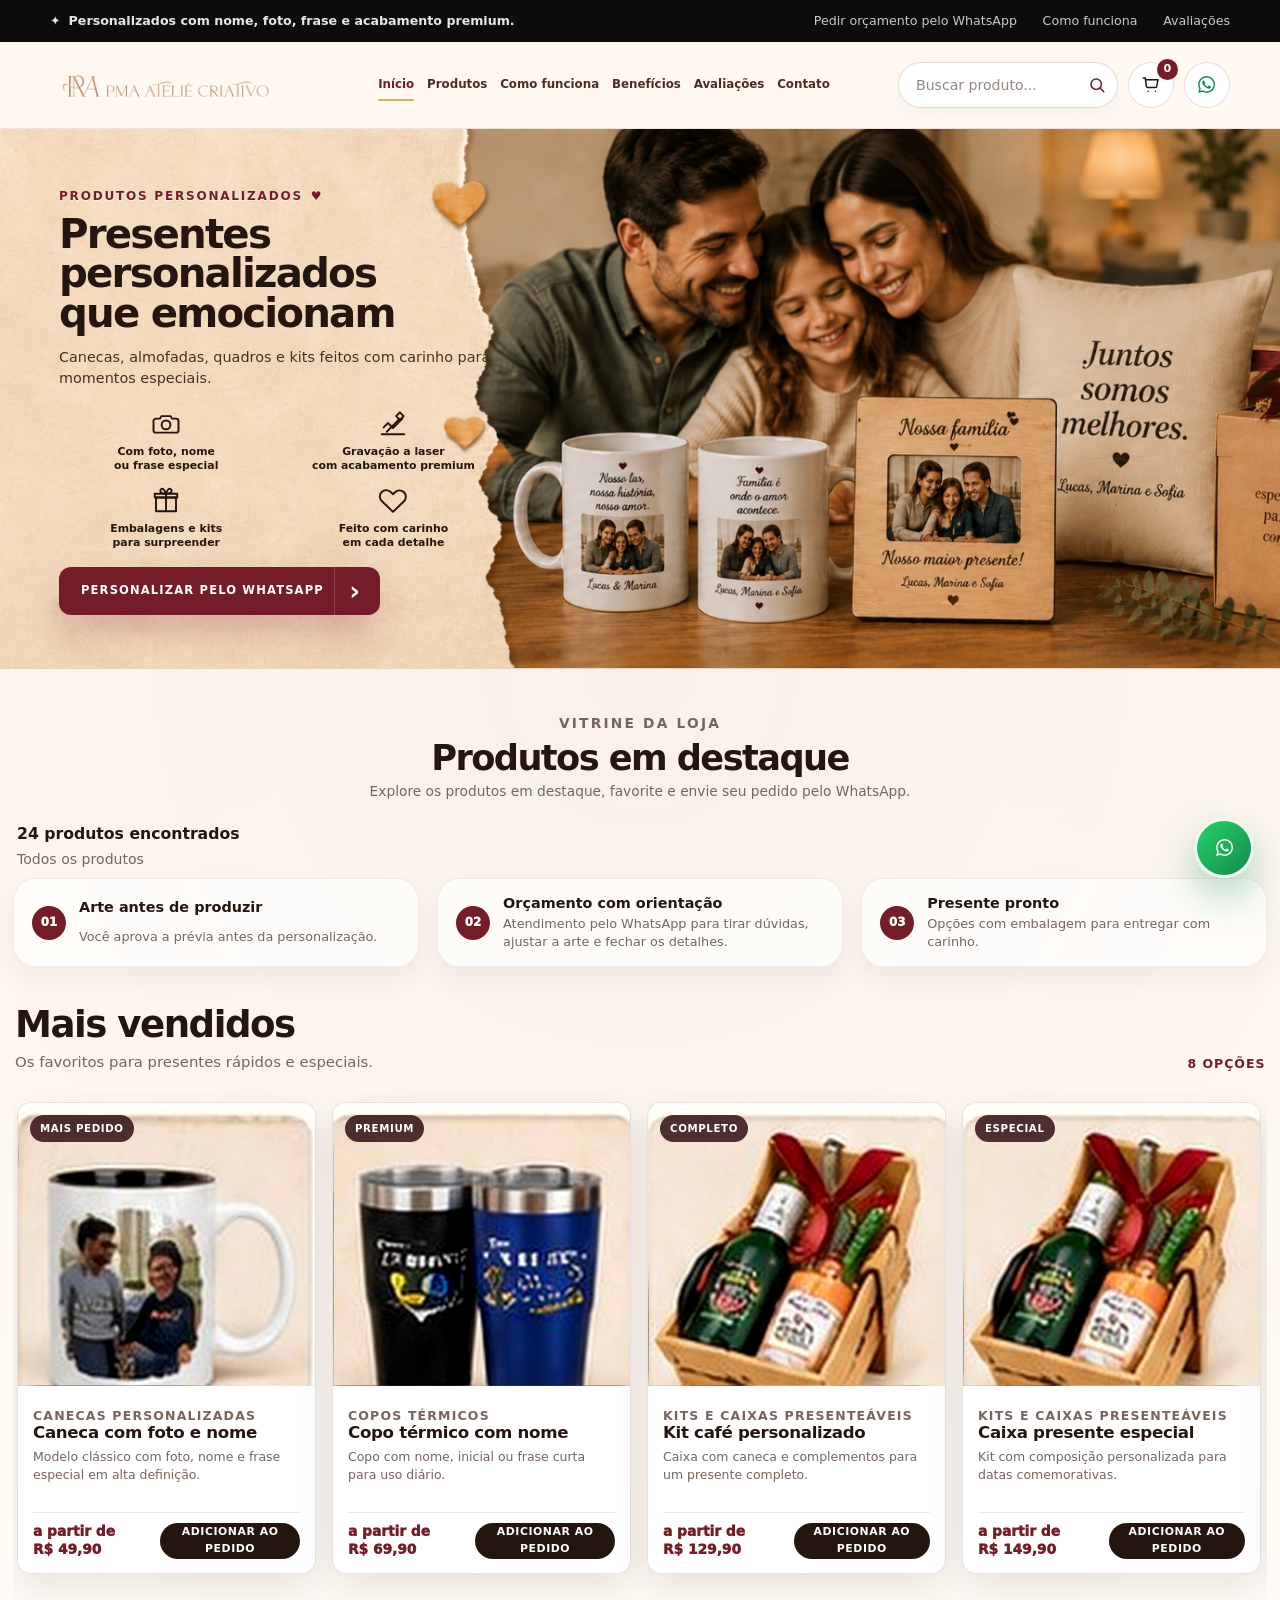
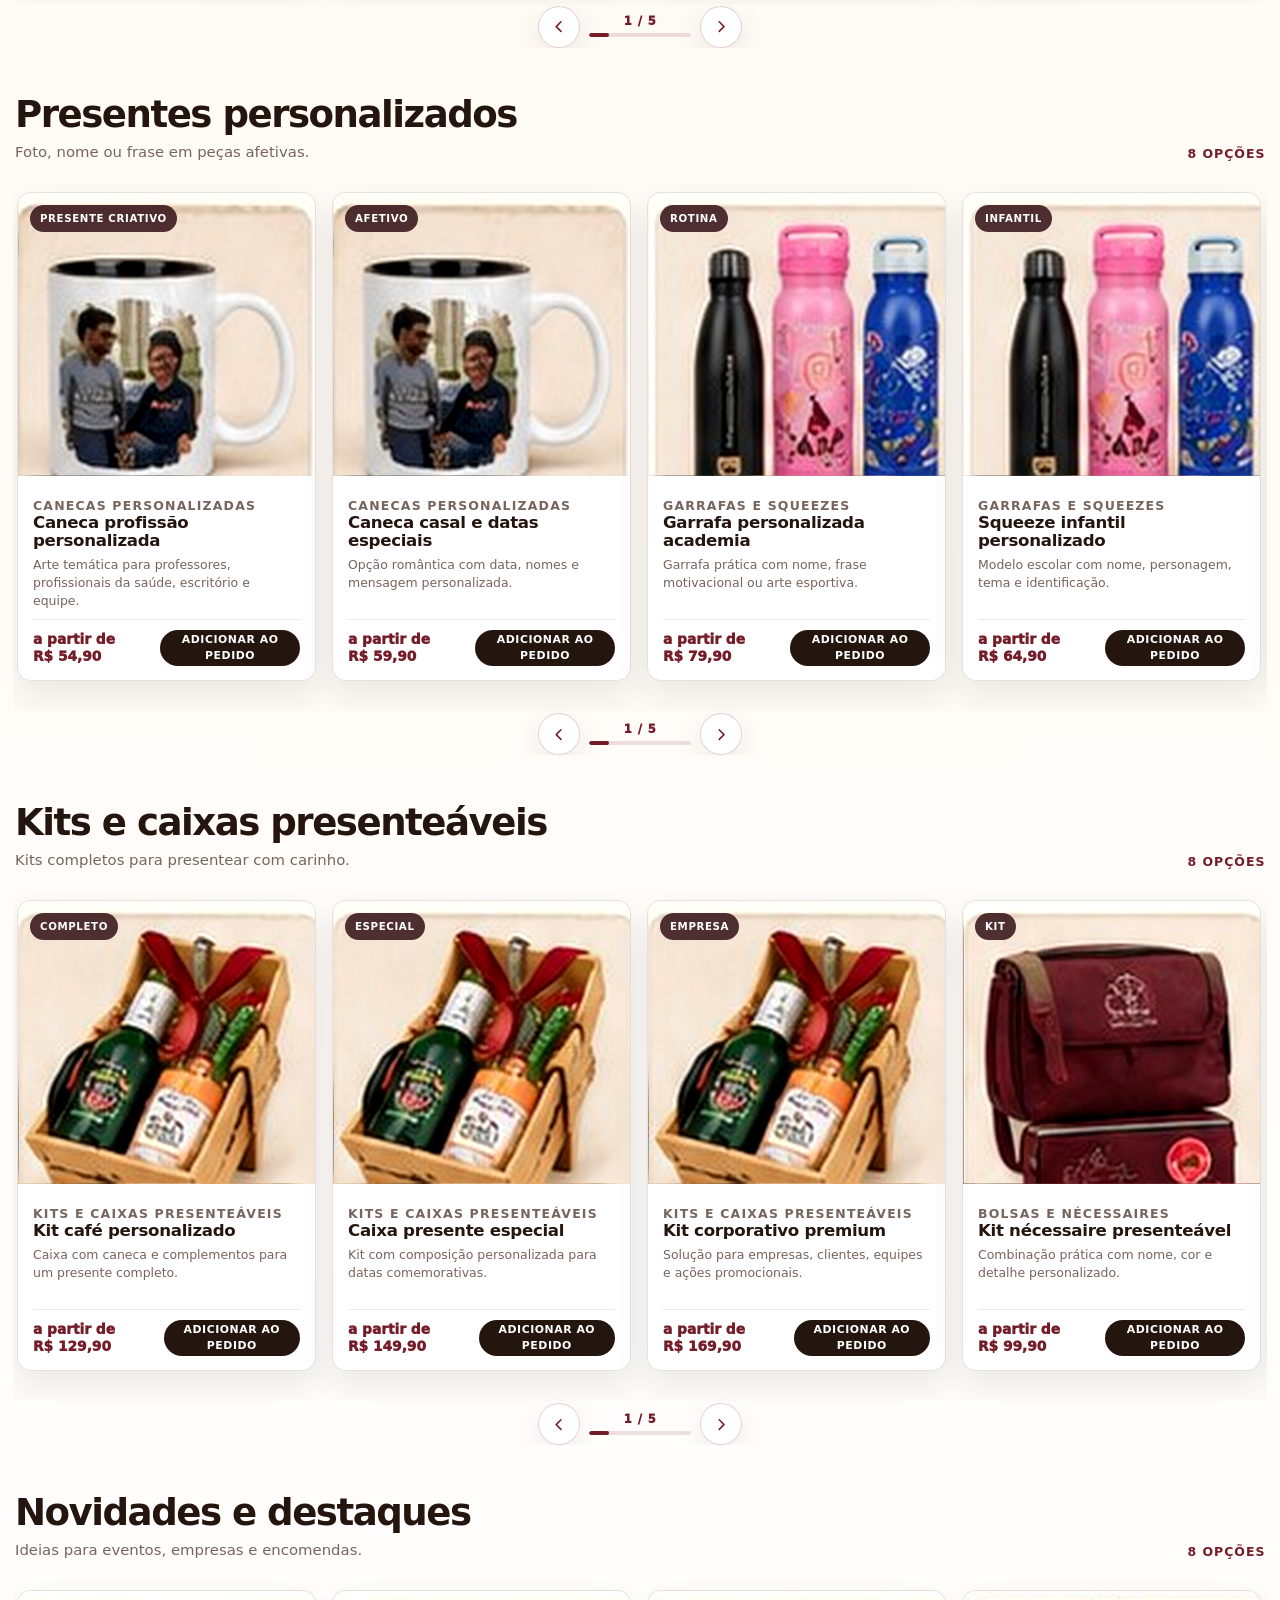
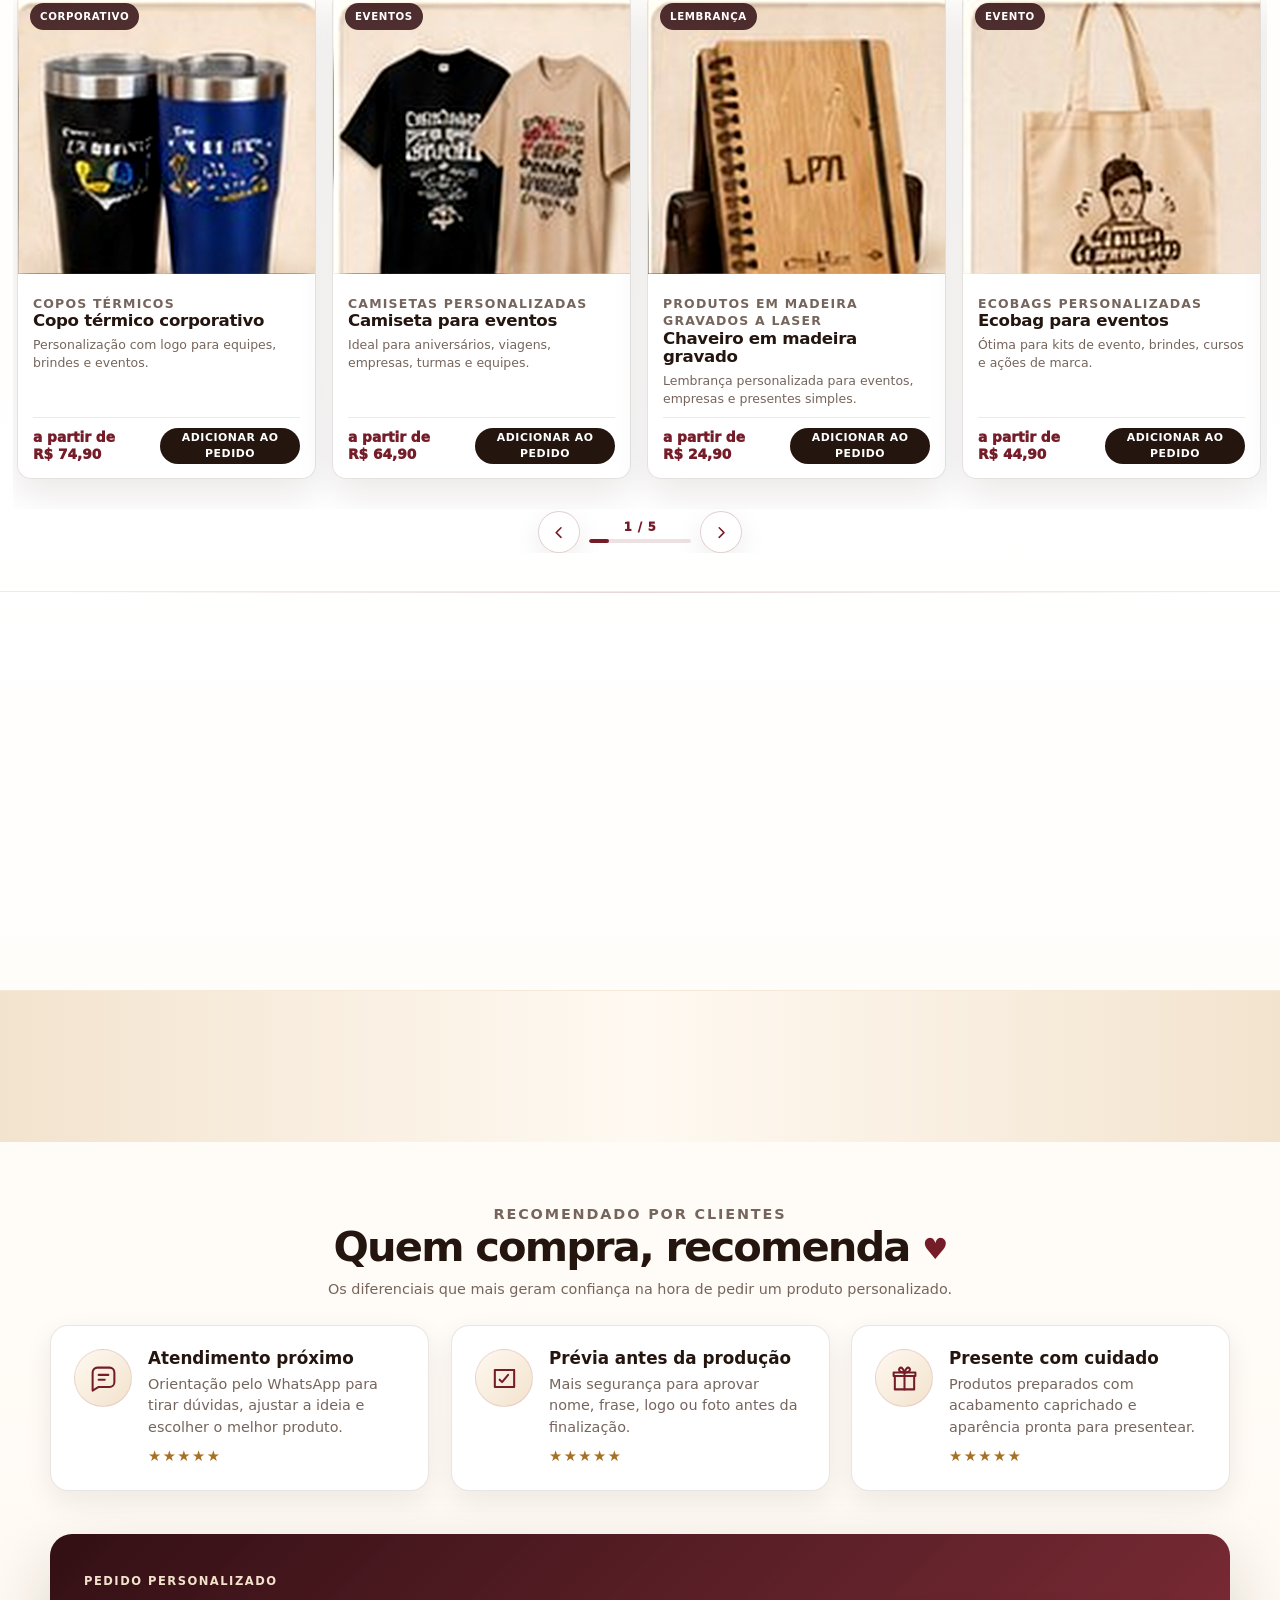
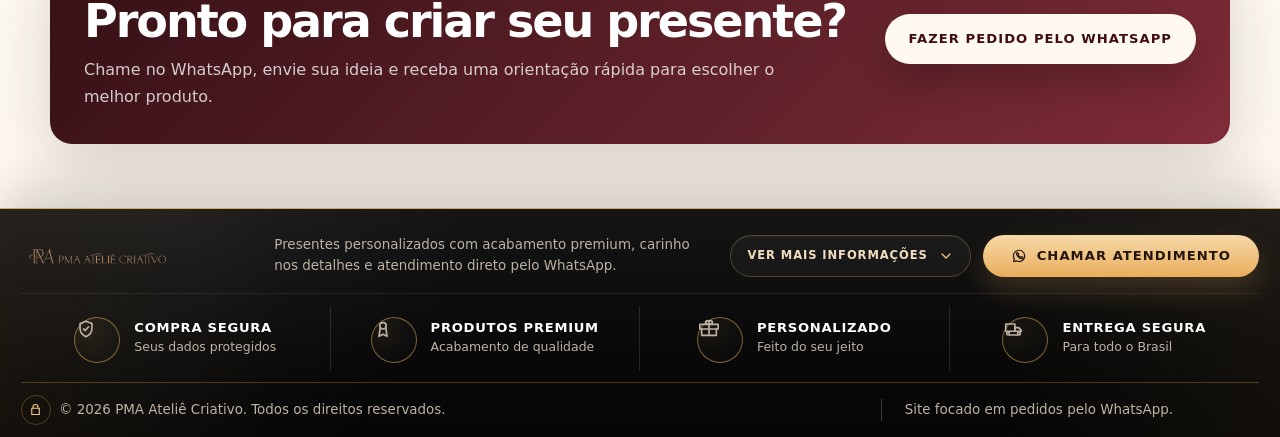
<file: index.html>
<!DOCTYPE html>

<!-- Projeto reorganizado: CSS, JavaScript e imagens separados para GitHub Pages. -->
<html lang="pt-BR">
<head>
<meta charset="utf-8"/>
<meta content="width=device-width, initial-scale=1" name="viewport"/>
<title>PMA Ateliê Criativo | Loja premium de personalizados</title>
<meta content="Loja virtual premium de presentes personalizados: canecas, copos térmicos, garrafas, camisetas, kits, ecobags e produtos em madeira gravados a laser." name="description"/>
<meta content="#701925" name="theme-color"/>
<meta content="PMA Ateliê Criativo | Presentes personalizados" property="og:title"/>
<meta content="Personalizados com acabamento premium, carinho e entrega rápida." property="og:description"/>
<meta content="website" property="og:type"/>
<meta content="assets/img/image_01_d0e94ea285.jpg" property="og:image"/>
<link href="assets/img/image_02_c1a5869732.png" rel="icon" sizes="512x512" type="image/png"/>
<link href="assets/img/image_03_000fff7119.png" rel="icon" sizes="32x32" type="image/png"/>
<link href="assets/img/image_04_6df6d40919.png" rel="icon" sizes="16x16" type="image/png"/>
<link href="assets/img/image_05_9234a34aa4.png" rel="apple-touch-icon"/>
<link as="image" fetchpriority="high" href="assets/img/image_01_d0e94ea285.jpg" rel="preload"/>
<link as="image" href="assets/img/image_06_0eb53a151f.jpg" rel="preload"/>
<link as="image" href="assets/img/image_07_5056a51c68.jpg" rel="preload"/>
<link as="image" href="assets/img/image_08_67ee5ceab5.jpg" rel="preload"/>
<link as="image" href="assets/img/image_09_bb15350509.jpg" rel="preload"/>
<link href="assets/css/style.css" rel="stylesheet"/>
<script src="assets/js/script.js"></script>
<script type="application/ld+json">
  {
    "@context": "https://schema.org",
    "@type": "Store",
    "name": "PMA Ateliê Criativo",
    "email": "[COLOQUE O E-MAIL]",
    "telephone": "[COLOQUE O NÚMERO]",
    "description": "Loja de presentes personalizados com canecas, copos térmicos, garrafas, camisetas, bolsas, kits, madeira gravada e ecobags.",
    "image": "assets/img/image_01_d0e94ea285.jpg"
  }
  </script>

</head>
<body>
<a class="store-skip-link" href="#conteudo-principal">Pular para o conteúdo</a>
<div class="store-topbar" role="banner">
<div class="store-container store-topbar__inner">
<p class="store-topbar__message"><span aria-hidden="true">✦</span> Personalizados com nome, foto, frase e acabamento premium.</p>
<ul aria-label="Informações rápidas" class="store-topbar__list">
<li><a data-store-whatsapp-link="" data-store-whatsapp-message="Olá! Vi o site da PMA Ateliê Criativo e quero pedir um orçamento de produto personalizado." href="#">Pedir orçamento pelo WhatsApp</a></li>
<li><a href="#como-personalizar">Como funciona</a></li>
<li><a href="#recomendacoes">Avaliações</a></li>
</ul>
</div>
</div>
<header class="store-main-header" data-store-main-header="">
<div class="store-container store-main-header__inner">
<button aria-controls="store-mobile-nav" aria-expanded="false" aria-label="Abrir menu" class="store-icon-button store-main-header__mobile-trigger" data-store-mobile-menu-open="" type="button">
<span></span><span></span><span></span>
</button>
<a aria-label="Voltar para o início" class="store-brand" href="#inicio">
<img alt="PMA Ateliê Criativo" class="site-logo" height="512" src="assets/img/image_10_f944400710.png" width="2048"/>
</a>
<nav aria-label="Navegação principal desktop" class="store-desktop-nav">
<a class="store-desktop-nav__link is-active" href="#inicio">Início</a>
<a class="store-desktop-nav__link" href="#produtos">Produtos</a>
<a class="store-desktop-nav__link" href="#como-personalizar">Como funciona</a>
<a class="store-desktop-nav__link" href="#beneficios">Benefícios</a>
<a class="store-desktop-nav__link" href="#recomendacoes">Avaliações</a>
<a class="store-desktop-nav__link" href="#contato">Contato</a>
</nav>
<div class="store-main-header__actions">
<form class="store-search-form" data-store-search-form="" role="search">
<label class="store-sr-only" for="store-search-input">Buscar produtos</label>
<input autocomplete="off" data-store-search-input="" id="store-search-input" placeholder="Buscar produto..." type="search"/>
<button aria-label="Pesquisar produto" type="submit">
<svg aria-hidden="true" viewbox="0 0 24 24"><path d="m21 21-4.35-4.35m1.35-5.15a6.5 6.5 0 1 1-13 0 6.5 6.5 0 0 1 13 0Z"></path></svg>
</button>
</form>
<button aria-label="Abrir carrinho" class="store-cart-trigger" data-store-cart-open="" type="button">
<svg aria-hidden="true" viewbox="0 0 24 24"><path d="M6.2 6h15l-1.6 8.1a2 2 0 0 1-2 1.6H8.7a2 2 0 0 1-2-1.7L5.4 3.8H2.8M9 20.2h.01M18 20.2h.01"></path></svg>
<span data-store-cart-count="">0</span>
</button>
<a aria-label="Chamar no WhatsApp" class="store-header-whatsapp" data-store-whatsapp-link="" data-store-whatsapp-message="Olá! Vi o site da PMA Ateliê Criativo e quero fazer um produto personalizado. Pode me ajudar?" href="#">
<svg aria-hidden="true" class="store-whatsapp-icon" viewbox="0 0 32 32"><path d="M16.02 3.2c-7.05 0-12.78 5.7-12.78 12.72 0 2.25.6 4.45 1.72 6.38L3.15 28.8l6.66-1.74a12.82 12.82 0 0 0 6.2 1.58h.01c7.05 0 12.78-5.7 12.78-12.72S23.07 3.2 16.02 3.2Zm0 23.28h-.01a10.62 10.62 0 0 1-5.4-1.47l-.39-.23-3.95 1.03 1.06-3.84-.25-.4a10.48 10.48 0 0 1-1.62-5.65c0-5.82 4.74-10.55 10.57-10.55 5.82 0 10.56 4.73 10.56 10.55 0 5.82-4.74 10.56-10.57 10.56Zm5.8-7.9c-.32-.16-1.89-.93-2.18-1.04-.29-.1-.5-.16-.72.16-.21.32-.82 1.04-1 1.25-.19.21-.37.24-.69.08-.32-.16-1.35-.5-2.57-1.58-.95-.85-1.6-1.9-1.78-2.22-.19-.32-.02-.49.14-.65.15-.14.32-.37.48-.56.16-.19.21-.32.32-.53.1-.21.05-.4-.03-.56-.08-.16-.72-1.73-.98-2.37-.26-.62-.52-.54-.72-.55h-.61c-.21 0-.56.08-.85.4-.29.32-1.12 1.1-1.12 2.67s1.15 3.1 1.3 3.31c.16.21 2.26 3.45 5.48 4.84.77.33 1.36.53 1.83.68.77.24 1.47.21 2.02.13.62-.09 1.89-.77 2.15-1.52.27-.74.27-1.38.19-1.52-.08-.13-.29-.21-.61-.37Z"></path></svg>
</a>
</div>
</div>
</header>
<div aria-hidden="true" class="store-mobile-nav" data-store-mobile-menu="" id="store-mobile-nav">
<div class="store-mobile-nav__backdrop" data-store-mobile-menu-close=""></div>
<aside aria-label="Menu mobile" class="store-mobile-nav__panel">
<div class="store-mobile-nav__top">
<img alt="PMA Ateliê Criativo" class="site-logo site-logo--mobile" height="512" src="assets/img/image_10_f944400710.png" width="2048"/>
<button aria-label="Fechar menu" class="store-icon-button" data-store-mobile-menu-close="" type="button">×</button>
</div>
<nav aria-label="Navegação principal mobile" class="store-mobile-nav__links">
<a data-store-mobile-menu-close="" href="#inicio">Início</a>
<a data-store-mobile-menu-close="" href="#produtos">Produtos</a>
<a data-store-mobile-menu-close="" href="#como-personalizar">Como funciona</a>
<a data-store-mobile-menu-close="" href="#beneficios">Benefícios</a>
<a data-store-mobile-menu-close="" href="#recomendacoes">Avaliações</a>
<a data-store-mobile-menu-close="" href="#contato">Contato</a>
</nav>
<a class="store-button store-button--full" data-store-whatsapp-link="" data-store-whatsapp-message="Olá! Vi o site da PMA Ateliê Criativo e quero pedir um orçamento pelo WhatsApp." href="#">Pedir orçamento pelo WhatsApp</a>
</aside>
</div>
<main id="conteudo-principal">
<section aria-labelledby="store-hero-title" class="store-hero hero-carousel" data-hero-carousel="" data-hero-interval="5000" id="inicio">
<div aria-hidden="true" class="hero-slides">
<div class="hero-slide active" data-hero-subtitle="Canecas, almofadas, quadros e kits feitos com carinho para momentos especiais." data-hero-title="Presentes personalizados que emocionam">
<img alt="" fetchpriority="high" height="682" src="assets/img/image_01_d0e94ea285.jpg" width="2048"/>
</div>
<div class="hero-slide" data-hero-subtitle="Mochilas, lancheiras, garrafinhas e lembranças com o nome da criança." data-hero-title="Personalizados infantis cheios de encanto">
<img alt="" height="682" loading="lazy" src="assets/img/image_06_0eb53a151f.jpg" width="2048"/>
</div>
<div class="hero-slide" data-hero-subtitle="Produtos úteis, bonitos e personalizados para presentear ou usar no dia a dia." data-hero-title="Canecas, copos e garrafas do seu jeito">
<img alt="" height="682" loading="lazy" src="assets/img/image_07_5056a51c68.jpg" width="2048"/>
</div>
<div class="hero-slide" data-hero-subtitle="Carteiras, chaveiros, necessaires e acessórios com gravação especial." data-hero-title="Presentes masculinos personalizados">
<img alt="" height="682" loading="lazy" src="assets/img/image_08_67ee5ceab5.jpg" width="2048"/>
</div>
<div class="hero-slide" data-hero-subtitle="Kits, brindes e presentes exclusivos para datas especiais ou empresas." data-hero-title="Personalizados para surpreender com estilo">
<img alt="" height="682" loading="lazy" src="assets/img/image_09_bb15350509.jpg" width="2048"/>
</div>
</div>
<div class="store-container store-hero__inner hero-content">
<div class="store-hero__content reveal reveal-up" data-hero-copy="">
<p class="store-eyebrow">Produtos personalizados <span aria-hidden="true">♥</span></p>
<h1 data-hero-title-text="" id="store-hero-title">Presentes personalizados que emocionam</h1>
<p class="store-hero__lead" data-hero-subtitle-text="">Canecas, almofadas, quadros e kits feitos com carinho para momentos especiais.</p>
<ul aria-label="Diferenciais da loja" class="store-hero__benefit-list">
<li>
<span aria-hidden="true" class="store-hero__benefit-icon">
<svg viewbox="0 0 24 24"><path d="M4 8.5h3.2l1.1-2h7.4l1.1 2H20a2 2 0 0 1 2 2v7.2a2 2 0 0 1-2 2H4a2 2 0 0 1-2-2v-7.2a2 2 0 0 1 2-2Z"></path><path d="M12 17a3.5 3.5 0 1 0 0-7 3.5 3.5 0 0 0 0 7Z"></path></svg>
</span>
<strong>Com foto, nome<br/>ou frase especial</strong>
</li>
<li>
<span aria-hidden="true" class="store-hero__benefit-icon">
<svg viewbox="0 0 24 24"><path d="M4.5 15.5 8 12l4 4 7.5-7.5"></path><path d="m14.5 6.5 3-3 3 3-3 3-3-3Z"></path><path d="M3 21h18"></path><path d="M7 19l10-10"></path></svg>
</span>
<strong>Gravação a laser<br/>com acabamento premium</strong>
</li>
<li>
<span aria-hidden="true" class="store-hero__benefit-icon">
<svg viewbox="0 0 24 24"><path d="M4 10h16v11H4V10Z"></path><path d="M3 7h18v3H3V7Z"></path><path d="M12 7v14"></path><path d="M12 7c-2.8 0-4.5-1-4.5-2.5C7.5 3.7 8.2 3 9 3c1.5 0 3 4 3 4Z"></path><path d="M12 7c2.8 0 4.5-1 4.5-2.5 0-.8-.7-1.5-1.5-1.5-1.5 0-3 4-3 4Z"></path></svg>
</span>
<strong>Embalagens e kits<br/>para surpreender</strong>
</li>
<li>
<span aria-hidden="true" class="store-hero__benefit-icon">
<svg viewbox="0 0 24 24"><path d="M20.8 5.8a5.1 5.1 0 0 0-7.2 0L12 7.4l-1.6-1.6a5.1 5.1 0 1 0-7.2 7.2L12 21.5l8.8-8.5a5.1 5.1 0 0 0 0-7.2Z"></path></svg>
</span>
<strong>Feito com carinho<br/>em cada detalhe</strong>
</li>
</ul>
<div class="store-hero__actions">
<a class="store-button store-button--hero" data-store-whatsapp-link="" data-store-whatsapp-message="Olá! Gostei dos personalizados da PMA e quero montar um presente. Pode me ajudar?" href="#">Personalizar pelo WhatsApp <span aria-hidden="true">›</span></a>
</div>
</div>
</div>
</section>
<section aria-labelledby="store-products-title" class="store-section store-products" id="produtos">
<div class="store-container store-products__container">
<div class="store-section-heading store-section-heading--wide reveal reveal-up">
<p class="store-section-kicker">Vitrine da loja</p>
<h2 id="store-products-title">Produtos em destaque</h2>
<p>Explore os produtos em destaque, favorite e envie seu pedido pelo WhatsApp.</p>
</div>
<div class="store-product-panel reveal reveal-up">
<div class="store-product-panel__top">
<div aria-live="polite" class="store-product-status">
<strong data-store-result-count="">0 produtos encontrados</strong>
<span data-store-active-category-label="">Vitrine completa de personalizados</span>
</div>
</div>
<div aria-label="Diferenciais da compra personalizada" class="store-product-highlight-strip">
<article>
<span aria-hidden="true">01</span>
<strong>Arte antes de produzir</strong>
<p>Você aprova a prévia antes da personalização.</p>
</article>
<article>
<span aria-hidden="true">02</span>
<strong>Orçamento com orientação</strong>
<p>Atendimento pelo WhatsApp para tirar dúvidas, ajustar a arte e fechar os detalhes.</p>
</article>
<article>
<span aria-hidden="true">03</span>
<strong>Presente pronto</strong>
<p>Opções com embalagem para entregar com carinho.</p>
</article>
</div>
<div class="store-product-showcase" data-store-product-showcase=""></div>
<div class="store-empty-state" data-store-empty-state="" hidden="">
<strong>Nenhum produto encontrado.</strong>
<p>Tente buscar por “caneca”, “kit”, “garrafa”, “camiseta”, “madeira” ou fale com a loja pelo WhatsApp.</p>
<a class="store-button store-button--small" data-store-whatsapp-link="" data-store-whatsapp-message="Olá! Estou procurando um produto personalizado, mas não encontrei exatamente o que quero. Pode me ajudar?" href="#">Solicitar sugestão</a>
</div>
</div>
</div>
</section>
<section aria-labelledby="store-how-title" class="store-experience" id="como-personalizar">
<div class="store-container">
<div class="store-section-heading store-experience__heading reveal reveal-up">
<p class="store-section-kicker">Como funciona</p>
<h2 id="store-how-title">Como personalizar é fácil <span aria-hidden="true">♥</span></h2>
<p>Em poucos passos, seu presente fica do jeitinho que você imagina.</p>
</div>
<div aria-label="Passo a passo do pedido personalizado" class="store-flow-grid">
<article class="store-flow-card reveal reveal-up extracted-inline-style-001">
<span class="store-flow-card__step">1</span>
<span aria-hidden="true" class="store-flow-card__icon"><svg viewbox="0 0 24 24"><path d="M4 10h16v11H4V10Z"></path><path d="M3 7h18v3H3V7Z"></path><path d="M12 7v14"></path><path d="M12 7c-2.8 0-4.5-1-4.5-2.5C7.5 3.7 8.2 3 9 3c1.5 0 3 4 3 4Z"></path><path d="M12 7c2.8 0 4.5-1 4.5-2.5 0-.8-.7-1.5-1.5-1.5-1.5 0-3 4-3 4Z"></path></svg></span>
<div>
<h3>Escolha o produto</h3>
<p>Selecione o item que mais combina com o presente.</p>
</div>
<svg aria-hidden="true" class="store-flow-card__arrow" viewbox="0 0 64 28"><path d="M4 18c16-16 36-16 52-1"></path><path d="M50 7l8 10-12 5"></path></svg>
</article>
<article class="store-flow-card reveal reveal-up extracted-inline-style-002">
<span class="store-flow-card__step">2</span>
<span aria-hidden="true" class="store-flow-card__icon"><svg viewbox="0 0 24 24"><path d="M4 5h16v14H4V5Z"></path><path d="m8 14 2.5-3 2 2.3 1.5-1.8L18 16H6l2-2Z"></path><path d="M8.5 8.5h.01"></path></svg></span>
<div>
<h3>Personalize</h3>
<p>Adicione foto, nome, frase ou mensagem especial.</p>
</div>
<svg aria-hidden="true" class="store-flow-card__arrow" viewbox="0 0 64 28"><path d="M4 18c16-16 36-16 52-1"></path><path d="M50 7l8 10-12 5"></path></svg>
</article>
<article class="store-flow-card reveal reveal-up extracted-inline-style-003">
<span class="store-flow-card__step">3</span>
<span aria-hidden="true" class="store-flow-card__icon"><svg viewbox="0 0 24 24"><path d="M20.8 5.8a5.1 5.1 0 0 0-7.2 0L12 7.4l-1.6-1.6a5.1 5.1 0 1 0-7.2 7.2L12 21.5l8.8-8.5a5.1 5.1 0 0 0 0-7.2Z"></path></svg></span>
<div>
<h3>Aprovamos com você</h3>
<p>Enviamos a prévia para conferir cada detalhe.</p>
</div>
<svg aria-hidden="true" class="store-flow-card__arrow" viewbox="0 0 64 28"><path d="M4 18c16-16 36-16 52-1"></path><path d="M50 7l8 10-12 5"></path></svg>
</article>
<article class="store-flow-card reveal reveal-up extracted-inline-style-004">
<span class="store-flow-card__step">4</span>
<span aria-hidden="true" class="store-flow-card__icon"><svg viewbox="0 0 24 24"><path d="M21 8.5 12 3 3 8.5l9 5.5 9-5.5Z"></path><path d="M3 8.5V16l9 5 9-5V8.5"></path><path d="M12 14v7"></path></svg></span>
<div>
<h3>Produzimos e enviamos</h3>
<p>Seu presente é feito com carinho e enviado com todo cuidado.</p>
</div>
<svg aria-hidden="true" class="store-flow-card__arrow" viewbox="0 0 64 28"><path d="M4 18c16-16 36-16 52-1"></path><path d="M50 7l8 10-12 5"></path></svg>
</article>
</div>
</div>
<div class="store-experience__band" id="beneficios">
<div class="store-container store-trust-grid">
<article class="store-trust-item reveal reveal-up extracted-inline-style-005">
<span aria-hidden="true" class="store-trust-item__icon"><svg viewbox="0 0 24 24"><path d="M20.8 5.8a5.1 5.1 0 0 0-7.2 0L12 7.4l-1.6-1.6a5.1 5.1 0 1 0-7.2 7.2L12 21.5l8.8-8.5a5.1 5.1 0 0 0 0-7.2Z"></path></svg></span>
<div><strong>Personalização exclusiva</strong><p>Cada detalhe pensado especialmente para você.</p></div>
</article>
<article class="store-trust-item reveal reveal-up extracted-inline-style-006">
<span aria-hidden="true" class="store-trust-item__icon"><svg viewbox="0 0 24 24"><path d="M12 3 9.7 8 4.3 8.7l3.9 3.8-.9 5.4L12 15.3l4.7 2.6-.9-5.4 3.9-3.8L14.3 8 12 3Z"></path><path d="M8 21h8"></path></svg></span>
<div><strong>Qualidade premium</strong><p>Materiais selecionados e acabamento bem cuidado.</p></div>
</article>
<article class="store-trust-item reveal reveal-up extracted-inline-style-007">
<span aria-hidden="true" class="store-trust-item__icon"><svg viewbox="0 0 24 24"><path d="M7 11v9"></path><path d="M4 11h3l4-8a2 2 0 0 1 2 2v4h5a2 2 0 0 1 2 2l-1.2 7a2 2 0 0 1-2 2H7"></path><path d="M4 11v9"></path><path d="M17 4l1 2 2 .8-2 .8-1 2-1-2-2-.8 2-.8 1-2Z"></path></svg></span>
<div><strong>Feito com carinho</strong><p>Produção artesanal e atenção em cada etapa.</p></div>
</article>
<article class="store-trust-item reveal reveal-up extracted-inline-style-008">
<span aria-hidden="true" class="store-trust-item__icon"><svg viewbox="0 0 24 24"><path d="M3 6h11v10H3z"></path><path d="M14 10h4l3 3v3h-7v-6Z"></path><path d="M7 19a2 2 0 1 0 0-4 2 2 0 0 0 0 4Zm10 0a2 2 0 1 0 0-4 2 2 0 0 0 0 4Z"></path></svg></span>
<div><strong>Envio rápido</strong><p>Postagem ágil e entrega para todo o Brasil.</p></div>
</article>
</div>
</div>
<div class="store-container store-reviews" id="recomendacoes">
<div class="store-section-heading store-reviews__heading reveal reveal-up">
<p class="store-section-kicker">Recomendado por clientes</p>
<h2>Quem compra, recomenda <span aria-hidden="true">♥</span></h2>
<p>Os diferenciais que mais geram confiança na hora de pedir um produto personalizado.</p>
</div>
<div class="store-review-grid">
<article class="store-review-card reveal reveal-scale extracted-inline-style-009">
<span aria-hidden="true" class="store-review-card__mark"><svg viewbox="0 0 24 24"><path d="M21 15a4 4 0 0 1-4 4H8l-5 3V7a4 4 0 0 1 4-4h10a4 4 0 0 1 4 4v8Z"></path><path d="M8 9h8"></path><path d="M8 13h5"></path></svg></span>
<h3>Atendimento próximo</h3>
<p>Orientação pelo WhatsApp para tirar dúvidas, ajustar a ideia e escolher o melhor produto.</p>
<span aria-hidden="true" class="store-review-stars">★★★★★</span>
</article>
<article class="store-review-card reveal reveal-scale extracted-inline-style-010">
<span aria-hidden="true" class="store-review-card__mark"><svg viewbox="0 0 24 24"><path d="M4 5h16v14H4V5Z"></path><path d="m8 13 2 2 5-6"></path></svg></span>
<h3>Prévia antes da produção</h3>
<p>Mais segurança para aprovar nome, frase, logo ou foto antes da finalização.</p>
<span aria-hidden="true" class="store-review-stars">★★★★★</span>
</article>
<article class="store-review-card reveal reveal-scale extracted-inline-style-011">
<span aria-hidden="true" class="store-review-card__mark"><svg viewbox="0 0 24 24"><path d="M4 10h16v11H4V10Z"></path><path d="M3 7h18v3H3V7Z"></path><path d="M12 7v14"></path><path d="M12 7c-2.8 0-4.5-1-4.5-2.5C7.5 3.7 8.2 3 9 3c1.5 0 3 4 3 4Z"></path><path d="M12 7c2.8 0 4.5-1 4.5-2.5 0-.8-.7-1.5-1.5-1.5-1.5 0-3 4-3 4Z"></path></svg></span>
<h3>Presente com cuidado</h3>
<p>Produtos preparados com acabamento caprichado e aparência pronta para presentear.</p>
<span aria-hidden="true" class="store-review-stars">★★★★★</span>
</article>
</div>
<div class="store-quick-cta reveal reveal-up" id="contato">
<div>
<p class="store-section-kicker">Pedido personalizado</p>
<h2>Pronto para criar seu presente?</h2>
<p>Chame no WhatsApp, envie sua ideia e receba uma orientação rápida para escolher o melhor produto.</p>
</div>
<a class="store-button store-button--light" data-store-whatsapp-link="" data-store-whatsapp-message="Olá! Quero criar um produto personalizado. Pode me ajudar com as opções?" href="#">Fazer pedido pelo WhatsApp</a>
</div>
</div>
</section>
</main>
<aside aria-hidden="true" aria-label="Carrinho de compras" class="store-cart-drawer" data-store-cart-drawer="">
<div class="store-cart-drawer__backdrop" data-store-cart-close=""></div>
<div class="store-cart-drawer__panel">
<div class="store-cart-drawer__header">
<div>
<span class="store-section-kicker">Pedido</span>
<h2>Seu pedido personalizado</h2>
</div>
<button aria-label="Fechar carrinho" class="store-icon-button" data-store-cart-close="" type="button">×</button>
</div>
<div class="store-cart-drawer__items" data-store-cart-items=""></div>
<div class="store-cart-drawer__footer">
<div class="store-cart-drawer__total">
<span>Total estimado</span>
<strong data-store-cart-total="">R$ 0,00</strong>
</div>
<a class="store-button store-button--full" data-store-checkout-whatsapp="" href="#">Enviar pedido no WhatsApp</a>
<small>Valores de referência. O atendimento confirma personalização, prazo e disponibilidade.</small>
</div>
</div>
</aside>
<a aria-label="Botão flutuante do WhatsApp" class="store-floating-whatsapp" data-store-whatsapp-link="" data-store-whatsapp-message="Olá! Vi o site da PMA Ateliê Criativo e quero fazer um produto personalizado. Pode me ajudar?" href="#">
<svg aria-hidden="true" class="store-whatsapp-icon" viewbox="0 0 32 32"><path d="M16.02 3.2c-7.05 0-12.78 5.7-12.78 12.72 0 2.25.6 4.45 1.72 6.38L3.15 28.8l6.66-1.74a12.82 12.82 0 0 0 6.2 1.58h.01c7.05 0 12.78-5.7 12.78-12.72S23.07 3.2 16.02 3.2Zm0 23.28h-.01a10.62 10.62 0 0 1-5.4-1.47l-.39-.23-3.95 1.03 1.06-3.84-.25-.4a10.48 10.48 0 0 1-1.62-5.65c0-5.82 4.74-10.55 10.57-10.55 5.82 0 10.56 4.73 10.56 10.55 0 5.82-4.74 10.56-10.57 10.56Zm5.8-7.9c-.32-.16-1.89-.93-2.18-1.04-.29-.1-.5-.16-.72.16-.21.32-.82 1.04-1 1.25-.19.21-.37.24-.69.08-.32-.16-1.35-.5-2.57-1.58-.95-.85-1.6-1.9-1.78-2.22-.19-.32-.02-.49.14-.65.15-.14.32-.37.48-.56.16-.19.21-.32.32-.53.1-.21.05-.4-.03-.56-.08-.16-.72-1.73-.98-2.37-.26-.62-.52-.54-.72-.55h-.61c-.21 0-.56.08-.85.4-.29.32-1.12 1.1-1.12 2.67s1.15 3.1 1.3 3.31c.16.21 2.26 3.45 5.48 4.84.77.33 1.36.53 1.83.68.77.24 1.47.21 2.02.13.62-.09 1.89-.77 2.15-1.52.27-.74.27-1.38.19-1.52-.08-.13-.29-.21-.61-.37Z"></path></svg>
</a>
<footer class="footer-v2" id="rodape">
<div class="footer-v2__wrap">
<div class="footer-v2__compact">
<a aria-label="PMA Ateliê Criativo" class="footer-v2__brandmark" href="#inicio">
<img alt="PMA Ateliê Criativo" class="footer-v2__logo" src="assets/img/image_10_f944400710.png"/>
</a>
<p class="footer-v2__desc">Presentes personalizados com acabamento premium, carinho nos detalhes e atendimento direto pelo WhatsApp.</p>
<div class="footer-v2__actions">
<button aria-controls="footerV2Extra" aria-expanded="false" class="footer-v2__toggle" type="button">
<span class="footer-v2__toggle-text">Ver mais informações</span>
<svg aria-hidden="true" class="footer-v2__chevron" viewbox="0 0 24 24"><path d="M6 9l6 6 6-6"></path></svg>
</button>
<a class="footer-v2__button" data-store-whatsapp-link="" data-store-whatsapp-message="Olá! Vi o site da PMA Ateliê Criativo e quero chamar atendimento para um produto personalizado." href="#">
<svg aria-hidden="true" viewbox="0 0 24 24"><path d="M20.5 11.8a8.4 8.4 0 0 1-12.4 7.4L3.8 20.4l1.2-4.1A8.4 8.4 0 1 1 20.5 11.8Z"></path><path d="M9.4 8.2c.2-.4.3-.4.6-.4h.5c.2 0 .4.1.5.4l.6 1.4c.1.3.1.5-.1.7l-.3.4c-.1.1-.2.3-.1.5.3.7.9 1.3 1.4 1.7.6.5 1.2.8 1.6.9.2.1.4 0 .5-.1l.6-.7c.2-.2.4-.3.7-.2l1.5.7c.3.1.4.3.4.6 0 .5-.3 1.2-.7 1.5-.5.4-1.2.5-2.2.2-1.5-.4-2.9-1.3-4.1-2.5-1.3-1.2-2.2-2.8-2.5-4.1-.2-.7 0-1.2.3-1.6.2-.3.5-.6.8-.9Z"></path></svg>
<span>Chamar atendimento</span>
</a>
</div>
</div>
<div aria-hidden="true" class="footer-v2__extra" id="footerV2Extra">
<div class="footer-v2__extra-grid">
<section aria-labelledby="footer-inst-title" class="footer-v2__col">
<h3 class="footer-v2__col-title" id="footer-inst-title">Institucional</h3>
<ul class="footer-v2__list">
<li><a href="#inicio"><svg aria-hidden="true" viewbox="0 0 24 24"><path d="M4 10h16l-1-5H5l-1 5Z"></path><path d="M6 10v9h12v-9"></path><path d="M9 19v-5h6v5"></path><path d="M4 10c.4 1.2 1.2 2 2.4 2 1.1 0 1.9-.7 2.4-2 .4 1.3 1.2 2 2.4 2 1.1 0 1.9-.7 2.4-2 .4 1.3 1.2 2 2.4 2 1.2 0 2-.8 2.4-2"></path></svg><span>Sobre a loja</span></a></li>
<li><a href="#como-personalizar"><svg aria-hidden="true" viewbox="0 0 24 24"><path d="M12 15.2a3.2 3.2 0 1 0 0-6.4 3.2 3.2 0 0 0 0 6.4Z"></path><path d="M19.4 15a8.5 8.5 0 0 0 .1-1.4 8.5 8.5 0 0 0-.1-1.4l2-1.5-2-3.4-2.4 1a8.7 8.7 0 0 0-2.4-1.4L14.2 4h-4.4l-.4 2.9A8.7 8.7 0 0 0 7 8.3l-2.4-1-2 3.4 2 1.5a8.5 8.5 0 0 0-.1 1.4c0 .5 0 1 .1 1.4l-2 1.5 2 3.4 2.4-1a8.7 8.7 0 0 0 2.4 1.4l.4 2.7h4.4l.4-2.7a8.7 8.7 0 0 0 2.4-1.4l2.4 1 2-3.4-2-1.5Z"></path></svg><span>Como funciona</span></a></li>
<li><a href="#beneficios"><svg aria-hidden="true" viewbox="0 0 24 24"><path d="M3 6h11v10H3z"></path><path d="M14 10h4l3 3v3h-7v-6Z"></path><path d="M7 19a2 2 0 1 0 0-4 2 2 0 0 0 0 4Zm10 0a2 2 0 1 0 0-4 2 2 0 0 0 0 4Z"></path></svg><span>Política de entrega</span></a></li>
<li><a href="#contato"><svg aria-hidden="true" viewbox="0 0 24 24"><path d="M20 7v5h-5"></path><path d="M4 17v-5h5"></path><path d="M19 12a7 7 0 0 0-12-5L4 10"></path><path d="M5 12a7 7 0 0 0 12 5l3-3"></path></svg><span>Trocas e ajustes</span></a></li>
<li><a href="#contato"><svg aria-hidden="true" viewbox="0 0 24 24"><path d="M12 21a9 9 0 1 0 0-18 9 9 0 0 0 0 18Z"></path><path d="M9.8 9a2.4 2.4 0 0 1 4.6 1.1c0 1.6-1.2 2.1-2 2.8-.5.4-.5.8-.5 1.3"></path><path d="M12 17h.01"></path></svg><span>Perguntas frequentes</span></a></li>
</ul>
</section>
<section aria-labelledby="footer-atendimento-title" class="footer-v2__col">
<h3 class="footer-v2__col-title" id="footer-atendimento-title">Atendimento</h3>
<ul class="footer-v2__list footer-v2__list--static">
<li><svg aria-hidden="true" viewbox="0 0 24 24"><path d="M4 5h16v11H8l-4 4V5Z"></path><path d="M8 9h8M8 12h5"></path></svg><span>[COLOQUE O NÚMERO]</span></li>
<li><svg aria-hidden="true" viewbox="0 0 24 24"><path d="M4 6h16v12H4z"></path><path d="m4 7 8 6 8-6"></path></svg><span>[COLOQUE O E-MAIL]</span></li>
<li><svg aria-hidden="true" viewbox="0 0 24 24"><path d="M12 21a9 9 0 1 0 0-18 9 9 0 0 0 0 18Z"></path><path d="M12 7v5l3 2"></path></svg><span>Segunda a sexta, 9h às 18h</span></li>
<li><svg aria-hidden="true" viewbox="0 0 24 24"><path d="M5 5h14v15H5z"></path><path d="M8 3v4M16 3v4M5 10h14"></path></svg><span>Sábado, 9h às 13h</span></li>
</ul>
</section>
<section aria-labelledby="footer-pagamento-title" class="footer-v2__col">
<h3 class="footer-v2__col-title" id="footer-pagamento-title">Pagamento</h3>
<div class="footer-v2__pay"><svg aria-hidden="true" viewbox="0 0 24 24"><path d="M3 7h18v11H3z"></path><path d="M3 10h18"></path><path d="M7 15h4"></path></svg><span>PIX • Cartão • Boleto • Link de pagamento</span></div>
<p class="footer-v2__note">Pedido orientado pelo WhatsApp, com confirmação antes da produção.</p>
</section>
<section aria-labelledby="footer-social-title" class="footer-v2__col">
<h3 class="footer-v2__col-title" id="footer-social-title">Redes sociais</h3>
<div class="footer-v2__social">
<a aria-label="Instagram" href="#"><svg aria-hidden="true" viewbox="0 0 24 24"><rect height="14" rx="4" width="14" x="5" y="5"></rect><path d="M12 15.4a3.4 3.4 0 1 0 0-6.8 3.4 3.4 0 0 0 0 6.8Z"></path><path d="M16.7 7.4h.01"></path></svg></a>
<a aria-label="WhatsApp" data-store-whatsapp-link="" data-store-whatsapp-message="Olá! Vi o site da PMA Ateliê Criativo e quero atendimento pelo WhatsApp." href="#"><svg aria-hidden="true" viewbox="0 0 24 24"><path d="M20.5 11.8a8.4 8.4 0 0 1-12.4 7.4L3.8 20.4l1.2-4.1A8.4 8.4 0 1 1 20.5 11.8Z"></path><path d="M9.4 8.2c.2-.4.3-.4.6-.4h.5c.2 0 .4.1.5.4l.6 1.4c.1.3.1.5-.1.7l-.3.4c-.1.1-.2.3-.1.5.3.7.9 1.3 1.4 1.7.6.5 1.2.8 1.6.9.2.1.4 0 .5-.1l.6-.7c.2-.2.4-.3.7-.2l1.5.7c.3.1.4.3.4.6 0 .5-.3 1.2-.7 1.5-.5.4-1.2.5-2.2.2-1.5-.4-2.9-1.3-4.1-2.5-1.3-1.2-2.2-2.8-2.5-4.1-.2-.7 0-1.2.3-1.6.2-.3.5-.6.8-.9Z"></path></svg></a>
<a aria-label="E-mail" href="mailto:"><svg aria-hidden="true" viewbox="0 0 24 24"><path d="M4 6h16v12H4z"></path><path d="m4 7 8 6 8-6"></path></svg></a>
</div>
</section>
</div>
</div>
<div aria-label="Benefícios da loja" class="footer-v2__benefits">
<div class="footer-v2__benefit"><span class="footer-v2__icon"><svg aria-hidden="true" viewbox="0 0 24 24"><path d="M12 3.5 5.5 6v5.5c0 4 2.6 7 6.5 9 3.9-2 6.5-5 6.5-9V6L12 3.5Z"></path><path d="m9.4 11.9 1.8 1.8 3.6-4.1"></path></svg></span><div><strong>Compra segura</strong><span>Seus dados protegidos</span></div></div>
<div class="footer-v2__benefit"><span class="footer-v2__icon"><svg aria-hidden="true" viewbox="0 0 24 24"><circle cx="12" cy="8.5" r="3.5"></circle><path d="M8.8 11.2 7.6 20l4.4-2.3L16.4 20l-1.2-8.8"></path></svg></span><div><strong>Produtos premium</strong><span>Acabamento de qualidade</span></div></div>
<div class="footer-v2__benefit"><span class="footer-v2__icon"><svg aria-hidden="true" viewbox="0 0 24 24"><path d="M20 12v7H4v-7"></path><path d="M22 7H2v5h20V7Z"></path><path d="M12 7v12"></path><path d="M12 7c-1.7 0-3.7-.3-3.7-2 0-1.2 1-2.1 2.2-2.1 1.7 0 1.8 2.1 1.5 4.1Zm0 0c1.7 0 3.7-.3 3.7-2 0-1.2-1-2.1-2.2-2.1-1.7 0-1.8 2.1-1.5 4.1Z"></path></svg></span><div><strong>Personalizado</strong><span>Feito do seu jeito</span></div></div>
<div class="footer-v2__benefit"><span class="footer-v2__icon"><svg aria-hidden="true" viewbox="0 0 24 24"><path d="M3 6.5h10v8H3z"></path><path d="M13 10.5h4l3 3v1H13z"></path><path d="M5.5 18.5a1.5 1.5 0 1 0 0-3 1.5 1.5 0 0 0 0 3Zm12 0a1.5 1.5 0 1 0 0-3 1.5 1.5 0 0 0 0 3Z"></path><path d="M7 18.5h9"></path></svg></span><div><strong>Entrega segura</strong><span>Para todo o Brasil</span></div></div>
</div>
<div class="footer-v2__bottom">
<p><span class="footer-v2__lock"><svg aria-hidden="true" viewbox="0 0 24 24"><path d="M6 10h12v10H6z"></path><path d="M8 10V8a4 4 0 0 1 8 0v2"></path></svg></span>© 2026 PMA Ateliê Criativo. Todos os direitos reservados.</p>
<p class="footer-v2__tagline">Site focado em pedidos pelo WhatsApp.</p>
</div>
</div>
</footer>
<script src="assets/js/footer.js"></script>
</body>
</html>
</file>
<file: assets/css/style.css>
/* PMA Ateliê Criativo - CSS separado do HTML original */

/* =========================================================
   PMA Ateliê Criativo - Loja virtual premium de personalizados
   Estrutura visual limpa, responsiva e com classes específicas.
   ========================================================= */

:root {
  --store-wine-950: #2a070d;
  --store-wine-900: #410b14;
  --store-wine-800: #5a121c;
  --store-wine-700: #751c29;
  --store-wine-600: #8e2735;
  --store-brown-950: #24150f;
  --store-brown-800: #4b2d22;
  --store-brown-600: #6d4937;
  --store-beige-100: #fff9f1;
  --store-beige-150: #f8efe2;
  --store-beige-200: #f2e2cc;
  --store-beige-300: #e6cfb2;
  --store-white: #ffffff;
  --store-black: #0d0b0b;
  --store-muted: #76655c;
  --store-line: rgba(75, 45, 34, .14);
  --store-shadow-sm: 0 10px 28px rgba(36, 21, 15, .08);
  --store-shadow-md: 0 18px 46px rgba(36, 21, 15, .13);
  --store-shadow-lg: 0 28px 70px rgba(36, 21, 15, .18);
  --store-radius-xs: 10px;
  --store-radius-sm: 12px;
  --store-radius-md: 16px;
  --store-radius-lg: 22px;
  --store-container: 1520px;
  --store-gutter: clamp(18px, 3vw, 40px);
  --store-section: clamp(42px, 5.4vw, 72px);
  --store-font-sans: Inter, ui-sans-serif, system-ui, -apple-system, BlinkMacSystemFont, "Segoe UI", sans-serif;
  --store-font-serif: Montserrat, Poppins, Inter, ui-sans-serif, system-ui, -apple-system, BlinkMacSystemFont, "Segoe UI", sans-serif;
  --store-transition: 220ms ease;
}

* { box-sizing: border-box; }

html {
  scroll-behavior: smooth;
  text-size-adjust: 100%;
}

body {
  margin: 0;
  color: var(--store-brown-950);
  background:
    linear-gradient(180deg, rgba(255, 249, 241, .96), rgba(255, 255, 255, .96)),
    url("../img/image_11_59e651b1d9.svg");
  font-family: var(--store-font-sans);
  font-size: 16px;
  line-height: 1.5;
  overflow-x: hidden;
}

body.store-no-scroll { overflow: hidden; }

img { display: block; max-width: 100%; height: auto; }

a { color: inherit; text-decoration: none; }

button,
input {
  font: inherit;
}

button {
  cursor: pointer;
  border: 0;
  background: none;
}

ul { list-style: none; margin: 0; padding: 0; }

svg {
  width: 1.2em;
  height: 1.2em;
  fill: none;
  stroke: currentColor;
  stroke-width: 1.9;
  stroke-linecap: round;
  stroke-linejoin: round;
}

.store-container {
  width: min(calc(100% - var(--store-gutter)), var(--store-container));
  margin-inline: auto;
}

.store-sr-only,
.store-skip-link {
  position: absolute;
  width: 1px;
  height: 1px;
  padding: 0;
  margin: -1px;
  overflow: hidden;
  clip: rect(0, 0, 0, 0);
  white-space: nowrap;
  border: 0;
}

.store-skip-link:focus {
  width: auto;
  height: auto;
  clip: auto;
  z-index: 9999;
  top: 12px;
  left: 12px;
  padding: 12px 16px;
  border-radius: 999px;
  color: var(--store-white);
  background: var(--store-wine-700);
}

.store-section {
  padding-block: var(--store-section);
}

.store-section-heading {
  max-width: 760px;
  margin-inline: auto;
  margin-bottom: clamp(18px, 2.6vw, 32px);
  text-align: center;
}

.store-section-heading--wide {
  max-width: 1040px;
}

.store-section-kicker,
.store-eyebrow {
  display: inline-flex;
  align-items: center;
  gap: 8px;
  margin: 0 0 8px;
  color: var(--store-wine-700);
  font-size: .72rem;
  font-weight: 900;
  letter-spacing: .13em;
  text-transform: uppercase;
}

.store-section-heading h2,
.store-hero h1,
.store-quick-cta h2 {
  margin: 0;
  color: var(--store-brown-950);
  font-family: var(--store-font-serif);
  font-weight: 850;
  letter-spacing: -.045em;
  line-height: 1.02;
}

.store-section-heading h2 {
  font-size: clamp(1.75rem, 3.25vw, 3.05rem);
}

.store-section-heading p {
  max-width: 720px;
  margin: 10px auto 0;
  color: var(--store-muted);
  font-size: clamp(.9rem, 1vw, 1rem);
  line-height: 1.55;
}

.store-button {
  display: inline-flex;
  align-items: center;
  justify-content: center;
  gap: 10px;
  min-height: 50px;
  padding: 0 24px;
  border-radius: 999px;
  color: var(--store-white);
  background: var(--store-wine-700);
  box-shadow: 0 18px 34px rgba(117, 28, 41, .24);
  font-size: .82rem;
  font-weight: 900;
  letter-spacing: .08em;
  text-transform: uppercase;
  transition: transform var(--store-transition), box-shadow var(--store-transition), background var(--store-transition);
}

.store-button:hover {
  transform: translateY(-2px);
  background: var(--store-wine-600);
  box-shadow: 0 22px 42px rgba(117, 28, 41, .28);
}


.store-button--light {
  color: var(--store-wine-900);
  background: var(--store-beige-100);
  box-shadow: 0 18px 38px rgba(0, 0, 0, .22);
}

.store-button--small {
  min-height: 42px;
  padding-inline: 18px;
  font-size: .75rem;
}

.store-button--full { width: 100%; }

.store-icon-button {
  display: inline-grid;
  place-items: center;
  width: 44px;
  height: 44px;
  border-radius: 50%;
  color: var(--store-brown-950);
  background: var(--store-white);
  border: 1px solid var(--store-line);
  transition: transform var(--store-transition), background var(--store-transition), border-color var(--store-transition);
}

.store-icon-button:hover {
  transform: translateY(-1px);
  background: var(--store-beige-150);
  border-color: rgba(117, 28, 41, .24);
}


/* Topbar e header */
.store-topbar {
  color: var(--store-white);
  background: var(--store-black);
  font-size: .79rem;
}

.store-topbar__inner {
  min-height: 42px;
  display: flex;
  align-items: center;
  justify-content: space-between;
  gap: 16px;
}

.store-topbar__message {
  display: flex;
  align-items: center;
  gap: 8px;
  margin: 0;
  color: rgba(255, 255, 255, .9);
  font-weight: 750;
}

.store-topbar__list {
  display: flex;
  align-items: center;
  gap: clamp(14px, 2vw, 28px);
}

.store-topbar__list a {
  color: rgba(255, 255, 255, .78);
  transition: color var(--store-transition);
}

.store-topbar__list a:hover { color: var(--store-white); }

.store-main-header {
  position: sticky;
  top: 0;
  z-index: 50;
  background: rgba(255, 249, 241, .93);
  border-bottom: 1px solid rgba(75, 45, 34, .1);
  backdrop-filter: blur(18px);
  transition: box-shadow var(--store-transition), background var(--store-transition);
}

.store-main-header.is-scrolled {
  background: rgba(255, 249, 241, .98);
  box-shadow: 0 10px 30px rgba(36, 21, 15, .08);
}

.store-main-header__inner {
  min-height: 86px;
  display: grid;
  grid-template-columns: minmax(250px, 320px) minmax(0, 1fr) auto;
  align-items: center;
  gap: clamp(16px, 2vw, 34px);
}

.store-main-header__mobile-trigger { display: none; }

.store-main-header__mobile-trigger span {
  width: 18px;
  height: 2px;
  margin-block: 2px;
  border-radius: 999px;
  background: currentColor;
}

.site-logo {
  display: block;
  width: auto;
  height: auto;
  object-fit: contain;
}

.store-brand {
  min-width: 0;
}

.store-brand .site-logo {
  width: min(280px, 100%);
  max-height: 72px;
}

.store-desktop-nav {
  display: flex;
  align-items: center;
  justify-content: center;
  gap: clamp(12px, 1.2vw, 24px);
  min-width: 0;
}

.store-desktop-nav__link,
.store-desktop-nav__dropdown-trigger {
  position: relative;
  display: inline-flex;
  align-items: center;
  gap: 5px;
  min-height: 44px;
  color: var(--store-brown-800);
  font-size: .87rem;
  font-weight: 850;
  white-space: nowrap;
  transition: color var(--store-transition);
}

.store-desktop-nav__link::after,
.store-desktop-nav__dropdown-trigger::after {
  content: "";
  position: absolute;
  left: 0;
  right: 0;
  bottom: 7px;
  height: 2px;
  border-radius: 999px;
  background: var(--store-wine-700);
  transform: scaleX(0);
  transform-origin: center;
  transition: transform var(--store-transition);
}

.store-desktop-nav__link:hover,
.store-desktop-nav__link.is-active,
.store-desktop-nav__dropdown-trigger:hover { color: var(--store-wine-700); }

.store-desktop-nav__link:hover::after,
.store-desktop-nav__link.is-active::after,
.store-desktop-nav__dropdown-trigger:hover::after { transform: scaleX(1); }

.store-desktop-nav__dropdown { position: relative; }

.store-desktop-nav__dropdown-panel {
  position: absolute;
  top: calc(100% + 12px);
  left: 50%;
  width: 260px;
  padding: 12px;
  border-radius: var(--store-radius-sm);
  background: var(--store-white);
  border: 1px solid var(--store-line);
  box-shadow: var(--store-shadow-md);
  opacity: 0;
  visibility: hidden;
  transform: translate(-50%, 8px);
  transition: opacity var(--store-transition), visibility var(--store-transition), transform var(--store-transition);
}

.store-desktop-nav__dropdown:hover .store-desktop-nav__dropdown-panel,
.store-desktop-nav__dropdown:focus-within .store-desktop-nav__dropdown-panel {
  opacity: 1;
  visibility: visible;
  transform: translate(-50%, 0);
}

.store-desktop-nav__dropdown-panel a {
  display: block;
  padding: 10px 12px;
  border-radius: 12px;
  color: var(--store-brown-800);
  font-size: .88rem;
  font-weight: 750;
}

.store-desktop-nav__dropdown-panel a:hover {
  color: var(--store-wine-700);
  background: var(--store-beige-150);
}

.store-main-header__actions {
  display: flex;
  align-items: center;
  justify-content: flex-end;
  gap: 10px;
}

.store-search-form {
  display: flex;
  align-items: center;
  width: clamp(210px, 18vw, 320px);
  height: 46px;
  border: 1px solid rgba(75, 45, 34, .16);
  border-radius: 999px;
  background: var(--store-white);
  box-shadow: 0 8px 20px rgba(36, 21, 15, .04);
  overflow: hidden;
}

.store-search-form input {
  width: 100%;
  height: 100%;
  padding: 0 0 0 17px;
  border: 0;
  outline: 0;
  color: var(--store-brown-950);
  background: transparent;
  font-size: .88rem;
}

.store-search-form input::placeholder { color: rgba(118, 101, 92, .78); }

.store-search-form button {
  display: grid;
  place-items: center;
  width: 48px;
  height: 46px;
  color: var(--store-wine-700);
}

.store-cart-trigger,
.store-header-whatsapp {
  position: relative;
  display: inline-grid;
  place-items: center;
  flex: 0 0 auto;
  width: 46px;
  height: 46px;
  border-radius: 50%;
  color: var(--store-brown-950);
  background: var(--store-white);
  border: 1px solid var(--store-line);
  transition: transform var(--store-transition), background var(--store-transition), color var(--store-transition), border-color var(--store-transition);
}

.store-cart-trigger:hover,
.store-header-whatsapp:hover {
  transform: translateY(-1px);
  color: var(--store-wine-700);
  border-color: rgba(117, 28, 41, .28);
  background: var(--store-beige-150);
}

.store-cart-trigger span {
  position: absolute;
  top: -4px;
  right: -5px;
  display: grid;
  place-items: center;
  min-width: 21px;
  height: 21px;
  padding-inline: 5px;
  border-radius: 999px;
  color: var(--store-white);
  background: var(--store-wine-700);
  font-size: .7rem;
  font-weight: 900;
}

.store-header-whatsapp {
  color: #128c4a;
}

.store-header-whatsapp .store-whatsapp-icon,
.store-floating-whatsapp .store-whatsapp-icon {
  width: 1.32em;
  height: 1.32em;
  fill: currentColor;
  stroke: none;
}

/* Menu mobile */
.store-mobile-nav {
  position: fixed;
  inset: 0;
  z-index: 100;
  opacity: 0;
  visibility: hidden;
  transition: opacity var(--store-transition), visibility var(--store-transition);
}

.store-mobile-nav.is-open {
  opacity: 1;
  visibility: visible;
}

.store-mobile-nav__backdrop {
  position: absolute;
  inset: 0;
  background: rgba(13, 11, 11, .52);
}

.store-mobile-nav__panel {
  position: absolute;
  top: 0;
  left: 0;
  width: min(88vw, 390px);
  max-width: 100%;
  height: 100%;
  padding: 22px;
  overflow-y: auto;
  overscroll-behavior: contain;
  background: var(--store-beige-100);
  box-shadow: 20px 0 60px rgba(0, 0, 0, .18);
  transform: translateX(-100%);
  transition: transform 300ms ease;
}

.store-mobile-nav.is-open .store-mobile-nav__panel { transform: translateX(0); }

.store-mobile-nav__top {
  display: flex;
  align-items: center;
  justify-content: space-between;
  margin-bottom: 24px;
}

.store-mobile-nav__top .site-logo {
  width: 180px;
  max-height: 62px;
}

.store-mobile-nav__links {
  display: grid;
  gap: 8px;
  margin-bottom: 26px;
}

.store-mobile-nav__links a {
  padding: 13px 14px;
  border-radius: 14px;
  color: var(--store-brown-950);
  background: rgba(255, 255, 255, .56);
  border: 1px solid rgba(75, 45, 34, .1);
  font-weight: 850;
}

.store-mobile-nav__links a:hover {
  color: var(--store-wine-700);
  background: var(--store-white);
}

/* Hero */
.store-hero.hero-carousel {
  position: relative;
  isolation: isolate;
  overflow: hidden;
  height: clamp(540px, 34vw, 620px);
  min-height: 0;
  background: #f7ead8;
  border-bottom: 1px solid rgba(75, 45, 34, .12);
}

.hero-slides {
  position: absolute;
  inset: 0;
  z-index: 0;
}

.hero-slide {
  position: absolute;
  inset: 0;
  opacity: 0;
  pointer-events: none;
  transition: opacity 900ms ease;
}

.hero-slide.active {
  opacity: 1;
}

.hero-slide img {
  display: block;
  width: 100%;
  height: 100%;
  object-fit: cover;
  object-position: center center;
}

.hero-content {
  position: relative;
  z-index: 2;
}

.store-hero__inner {
  width: 100%;
  max-width: none;
  min-height: 100%;
  display: grid;
  grid-template-columns: minmax(320px, 38%) minmax(0, 1fr);
  align-items: center;
  margin-inline: 0;
  padding-inline: clamp(44px, 4.6vw, 96px);
  column-gap: clamp(24px, 4vw, 72px);
}

.store-hero__content {
  width: 100%;
  max-width: 560px;
  min-width: 0;
  padding-block: clamp(24px, 2.8vw, 40px);
  padding-left: 0;
  overflow-wrap: anywhere;
  word-break: normal;
  transition: opacity 260ms ease, transform 260ms ease;
}

.store-hero__content.is-copy-changing {
  opacity: 0;
  transform: translate3d(0, 8px, 0);
}

.store-hero .store-eyebrow {
  margin-bottom: 10px;
  color: var(--store-wine-700);
  font-size: clamp(.75rem, .8vw, .92rem);
  letter-spacing: .15em;
  text-shadow: 0 1px 0 rgba(255, 255, 255, .65);
}

.store-hero h1 {
  max-width: 540px;
  color: var(--store-brown-950);
  font-size: clamp(2.5rem, 3.15vw, 4.05rem);
  line-height: .98;
  text-wrap: balance;
  overflow-wrap: anywhere;
  text-shadow: none;
}

.store-hero__lead {
  max-width: 500px;
  margin: clamp(12px, 1.1vw, 16px) 0 0;
  color: var(--store-brown-800);
  font-size: clamp(.9rem, .9vw, 1rem);
  line-height: 1.46;
  overflow-wrap: anywhere;
}

.store-hero__lead strong {
  color: var(--store-brown-950);
  font-weight: 900;
}

.store-hero__benefit-list {
  display: grid;
  grid-template-columns: repeat(2, minmax(0, 1fr));
  gap: clamp(10px, 1vw, 16px);
  max-width: 500px;
  margin-block: clamp(16px, 1.45vw, 22px) clamp(14px, 1.35vw, 20px);
}

.store-hero__benefit-list li {
  display: grid;
  gap: 7px;
  align-content: start;
  justify-items: center;
  min-width: 0;
  color: var(--store-brown-950);
  font-size: clamp(.68rem, .72vw, .8rem);
  font-weight: 850;
  line-height: 1.26;
  text-align: center;
}

.store-hero__benefit-list strong {
  display: block;
  font: inherit;
}

.store-hero__benefit-icon {
  display: grid;
  place-items: center;
  width: clamp(30px, 2.15vw, 40px);
  height: clamp(30px, 2.15vw, 40px);
  color: var(--store-brown-950);
}

.store-hero__benefit-icon svg {
  width: 100%;
  height: 100%;
  stroke-width: 1.55;
}

.store-hero__actions {
  display: flex;
  flex-wrap: wrap;
  gap: 12px;
}

.store-button--hero {
  min-width: min(100%, 310px);
  min-height: 48px;
  justify-content: space-between;
  padding-inline: 22px 18px;
  border-radius: 12px;
  background: var(--store-wine-700);
  box-shadow: 0 18px 34px rgba(117, 28, 41, .22);
  font-size: clamp(.72rem, .74vw, .84rem);
  letter-spacing: .1em;
  text-transform: uppercase;
}

.store-button--hero span {
  display: inline-grid;
  place-items: center;
  width: 42px;
  height: 100%;
  margin-right: -14px;
  border-left: 1px solid rgba(255, 255, 255, .16);
  font-size: 1.65rem;
  line-height: 1;
}


/* Produtos e carrosséis */
.store-products {
  padding-block: clamp(24px, 3vw, 46px);
  background:
    radial-gradient(circle at 50% 0%, rgba(117, 28, 41, .04), transparent 34%),
    linear-gradient(180deg, var(--store-beige-100), rgba(255, 255, 255, .96));
}

.store-products__container {
  width: min(calc(100% - clamp(16px, 2vw, 34px)), 1640px);
}

.store-products .store-section-heading {
  margin-bottom: clamp(12px, 1.5vw, 20px);
}

.store-products .store-section-kicker {
  margin-bottom: 7px;
  font-size: clamp(.68rem, .72vw, .76rem);
  letter-spacing: .16em;
}

.store-products .store-section-heading h2 {
  max-width: 780px;
  margin-inline: auto;
  font-size: clamp(1.85rem, 2.75vw, 2.75rem);
  line-height: .98;
}

.store-products .store-section-heading p {
  max-width: 660px;
  margin-top: 7px;
  font-size: clamp(.86rem, .9vw, .96rem);
  line-height: 1.45;
}


.store-product-panel {
  padding: 0;
  border-radius: 0;
  background: transparent;
  border: 0;
  box-shadow: none;
}

.store-product-panel__top {
  display: flex;
  align-items: center;
  justify-content: space-between;
  gap: 16px;
  margin-bottom: 8px;
  padding-inline: 4px;
}

.store-product-status {
  display: grid;
  gap: 3px;
}

.store-product-status strong {
  color: var(--store-brown-950);
  font-size: .98rem;
}

.store-product-status span {
  color: var(--store-muted);
  font-size: .88rem;
}


.store-product-highlight-strip {
  display: grid;
  grid-template-columns: repeat(3, minmax(0, 1fr));
  gap: clamp(12px, 1.4vw, 20px);
  margin-bottom: clamp(26px, 3vw, 42px);
}

.store-product-highlight-strip article {
  display: grid;
  grid-template-columns: auto 1fr;
  grid-template-areas:
    "num title"
    "num text";
  column-gap: 13px;
  align-items: center;
  padding: 16px 18px;
  border-radius: 22px;
  background: rgba(255, 255, 255, .7);
  border: 1px solid rgba(75, 45, 34, .09);
  box-shadow: 0 12px 28px rgba(36, 21, 15, .055);
}

.store-product-highlight-strip span {
  grid-area: num;
  display: grid;
  place-items: center;
  width: 34px;
  height: 34px;
  border-radius: 50%;
  color: var(--store-white);
  background: var(--store-wine-700);
  font-size: .74rem;
  font-weight: 950;
}

.store-product-highlight-strip strong {
  grid-area: title;
  color: var(--store-brown-950);
  font-size: .9rem;
  line-height: 1.18;
}

.store-product-highlight-strip p {
  grid-area: text;
  margin: 3px 0 0;
  color: var(--store-muted);
  font-size: .8rem;
  line-height: 1.4;
}

.store-product-showcase {
  display: grid;
  gap: clamp(30px, 3.8vw, 54px);
}

.store-product-carousel-shell {
  position: relative;
  overflow: visible;
  contain: layout paint;
}

.store-product-carousel-heading {
  display: flex;
  align-items: flex-end;
  justify-content: space-between;
  gap: 20px;
  margin-bottom: 18px;
  padding-inline: 2px;
}

.store-product-carousel-heading h3 {
  margin: 0;
  color: var(--store-brown-950);
  font-family: var(--store-font-serif);
  font-size: clamp(1.9rem, 2.9vw, 3.1rem);
  font-weight: 850;
  letter-spacing: -.04em;
  line-height: 1.02;
}

.store-product-carousel-heading p {
  max-width: 560px;
  margin: 7px 0 0;
  color: var(--store-muted);
  font-size: .93rem;
  line-height: 1.55;
}

.store-product-carousel-count {
  flex: 0 0 auto;
  color: var(--store-wine-700);
  font-size: .78rem;
  font-weight: 900;
  letter-spacing: .08em;
  text-transform: uppercase;
}

.store-product-carousel {
  --store-carousel-gap: 16px;
  overflow-x: auto;
  overflow-y: visible;
  scroll-snap-type: x mandatory;
  scroll-behavior: smooth;
  scroll-padding-inline: 4px;
  scrollbar-width: none;
  padding: 10px 5px 20px;
  overscroll-behavior-x: contain;
  -webkit-overflow-scrolling: touch;
}

.store-product-carousel::-webkit-scrollbar { display: none; }

.store-product-track {
  display: grid;
  grid-auto-flow: column;
  grid-auto-columns: calc((100% - 64px) / 5);
  align-items: stretch;
  gap: var(--store-carousel-gap);
  padding: 0 0 10px;
}

.store-product-card {
  position: relative;
  scroll-snap-align: start;
  display: flex;
  flex-direction: column;
  min-width: 0;
  min-height: 100%;
  border-radius: 14px;
  overflow: hidden;
  background: rgba(255, 255, 255, .985);
  border: 1px solid rgba(75, 45, 34, .14);
  box-shadow: 0 15px 36px rgba(36, 21, 15, .095);
  transform: translateZ(0);
  transform-origin: center;
  will-change: transform;
  transition: transform 240ms ease, box-shadow 240ms ease, border-color 240ms ease;
}

.store-product-card.is-in-cart {
  border-color: rgba(117, 28, 41, .38);
  box-shadow: 0 16px 38px rgba(117, 28, 41, .11);
}

.store-product-card.is-just-added {
  animation: storeProductSelectedPulse 620ms ease;
}

@keyframes storeProductSelectedPulse {
  0% { transform: translateZ(0) scale(1); }
  42% { transform: translateZ(0) scale(1.015); }
  100% { transform: translateZ(0) scale(1); }
}

@media (hover: hover) and (pointer: fine) {
  .store-product-card:hover {
    z-index: 3;
    transform: translateY(-5px) scale(1.018);
    border-color: rgba(117, 28, 41, .28);
    box-shadow: 0 28px 58px rgba(36, 21, 15, .18);
  }

  .store-product-card:hover .store-product-card__image img {
    transform: scale(1.025);
    filter: saturate(1.1) contrast(1.06);
  }
}

.store-product-card__image {
  position: relative;
  overflow: hidden;
  aspect-ratio: 1920 / 1826;
  background: linear-gradient(135deg, var(--store-beige-150), var(--store-beige-200));
}

.store-product-card__image img {
  width: 100%;
  height: 100%;
  object-fit: cover;
  object-position: var(--product-image-position, center);
  filter: saturate(1.06) contrast(1.04);
  transform: none;
  transition: transform 260ms ease, filter 260ms ease;
}

.store-product-card__tag {
  position: absolute;
  left: 12px;
  top: 12px;
  max-width: calc(100% - 24px);
  padding: 6px 10px;
  border-radius: 999px;
  color: var(--store-white);
  background: rgba(42, 7, 13, .82);
  font-size: .64rem;
  font-weight: 900;
  letter-spacing: .06em;
  text-transform: uppercase;
  backdrop-filter: blur(10px);
  white-space: nowrap;
  overflow: hidden;
  text-overflow: ellipsis;
}

.store-product-card__qty {
  position: absolute;
  top: 10px;
  right: 10px;
  z-index: 2;
  display: grid;
  place-items: center;
  min-width: 30px;
  height: 30px;
  padding-inline: 8px;
  border-radius: 999px;
  color: var(--store-white);
  background: var(--store-wine-700);
  border: 2px solid rgba(255, 255, 255, .88);
  box-shadow: 0 10px 20px rgba(36, 21, 15, .2);
  font-size: .76rem;
  font-weight: 950;
  line-height: 1;
}

.store-product-card__qty[hidden] { display: none; }

.store-product-card__body {
  display: flex;
  flex: 1;
  flex-direction: column;
  justify-content: space-between;
  gap: 10px;
  padding: 15px 15px 14px;
}

.store-product-card__category {
  margin: 0 0 6px;
  color: var(--store-wine-700);
  font-size: .65rem;
  font-weight: 900;
  letter-spacing: .095em;
  line-height: 1.25;
  text-transform: uppercase;
}

.store-product-card h3 {
  margin: 0;
  color: var(--store-brown-950);
  font-family: var(--store-font-serif);
  font-size: clamp(1.04rem, 1vw, 1.2rem);
  font-weight: 850;
  letter-spacing: -.018em;
  line-height: 1.08;
}

.store-product-card p {
  margin: 6px 0 0;
  color: var(--store-muted);
  font-size: .78rem;
  line-height: 1.42;
}

.store-product-card__bottom {
  display: flex;
  align-items: center;
  justify-content: space-between;
  gap: 10px;
  padding-top: 10px;
  border-top: 1px solid rgba(75, 45, 34, .1);
}

.store-product-price {
  color: var(--store-wine-700);
  font-size: .86rem;
  font-weight: 950;
  line-height: 1.25;
}

.store-product-add {
  min-height: 36px;
  padding: 0 13px;
  border-radius: 999px;
  color: var(--store-white);
  background: var(--store-brown-950);
  font-size: .68rem;
  font-weight: 900;
  letter-spacing: .05em;
  text-transform: uppercase;
  transition: transform var(--store-transition), background var(--store-transition);
}

.store-product-add:hover {
  transform: translateY(-1px);
  background: var(--store-wine-700);
}

.store-product-add.is-selected {
  background: var(--store-wine-700);
  box-shadow: 0 8px 18px rgba(117, 28, 41, .18);
}

.store-product-add.is-just-added {
  transform: translateY(-1px);
}

.store-carousel-controls {
  display: flex;
  align-items: center;
  justify-content: center;
  gap: 9px;
  width: max-content;
  max-width: 100%;
  margin: 0 auto;
  padding-top: 2px;
}

.store-carousel-control {
  display: inline-grid;
  place-items: center;
  width: 42px;
  height: 42px;
  border-radius: 50%;
  color: var(--store-wine-700);
  background: var(--store-white);
  border: 1px solid rgba(117, 28, 41, .2);
  box-shadow: var(--store-shadow-sm);
  transition: color var(--store-transition), background var(--store-transition), transform var(--store-transition), opacity var(--store-transition);
}

.store-carousel-control:hover:not(:disabled) {
  transform: translateY(-2px);
  color: var(--store-white);
  background: var(--store-wine-700);
}

.store-carousel-control:disabled {
  cursor: default;
  opacity: .42;
  transform: none;
  color: var(--store-muted);
  background: var(--store-beige-150);
}

.store-carousel-meta {
  display: grid;
  gap: 6px;
  width: clamp(86px, 8vw, 132px);
  color: var(--store-muted);
  font-size: .72rem;
  font-weight: 850;
  line-height: 1;
  text-align: center;
}

.store-carousel-index {
  display: inline-block;
  color: var(--store-wine-700);
  font-size: .72rem;
  font-weight: 950;
  letter-spacing: .08em;
  text-transform: uppercase;
}

.store-carousel-progress {
  width: 100%;
  height: 4px;
  overflow: hidden;
  border-radius: 999px;
  background: rgba(117, 28, 41, .13);
}

.store-carousel-progress span {
  display: block;
  width: 0%;
  height: 100%;
  border-radius: inherit;
  background: var(--store-wine-700);
  transition: width 180ms ease;
}


@media (max-width: 1180px) {
  .store-product-track {
    grid-auto-columns: calc((100% - 42px) / 4);
  }
}


@media (max-width: 560px) {
  .store-product-carousel {
    --store-carousel-gap: 8px;
    padding: 6px 1px 12px;
  }

  .store-product-track {
    grid-auto-columns: calc((100% - (var(--store-carousel-gap) * 2)) / 3);
    gap: var(--store-carousel-gap);
  }

  .store-carousel-controls {
    display: none;
  }
}

@media (max-width: 390px) {
  .store-product-track {
    grid-auto-columns: calc((100% - (var(--store-carousel-gap) * 2)) / 3);
  }
}

.store-empty-state {
  margin-top: 20px;
  padding: 28px;
  border-radius: var(--store-radius-md);
  text-align: center;
  background: var(--store-beige-150);
  border: 1px dashed rgba(117, 28, 41, .24);
}

/* Experiência de personalização */
.store-experience {
  position: relative;
  padding-block: clamp(38px, 5vw, 74px) 0;
  background: linear-gradient(180deg, var(--store-white), var(--store-beige-100));
  border-top: 1px solid rgba(75, 45, 34, .08);
  overflow: hidden;
}

.store-experience::before {
  content: "";
  position: absolute;
  top: 0;
  left: 50%;
  width: min(1180px, calc(100% - var(--store-gutter)));
  height: 1px;
  transform: translateX(-50%);
  background: linear-gradient(90deg, transparent, rgba(117, 28, 41, .18), transparent);
}

.store-experience__heading {
  max-width: 780px;
  margin-bottom: clamp(18px, 2.2vw, 28px);
}

.store-experience__heading h2 span,
.store-reviews__heading h2 span {
  color: var(--store-wine-700);
  font-size: .7em;
  vertical-align: .08em;
}

.store-flow-grid {
  position: relative;
  display: grid;
  grid-template-columns: repeat(4, minmax(0, 1fr));
  gap: clamp(12px, 1.55vw, 24px);
  align-items: stretch;
}

.store-flow-card {
  position: relative;
  display: grid;
  grid-template-columns: 54px minmax(0, 1fr);
  gap: 14px;
  align-items: center;
  min-height: 132px;
  padding: clamp(18px, 1.6vw, 24px);
  border-radius: 18px;
  background: rgba(255, 255, 255, .86);
  border: 1px solid rgba(75, 45, 34, .12);
  box-shadow: 0 14px 34px rgba(36, 21, 15, .07);
}

.store-flow-card__step {
  position: absolute;
  top: -11px;
  left: 18px;
  display: grid;
  place-items: center;
  width: 32px;
  height: 32px;
  border-radius: 50%;
  color: var(--store-white);
  background: var(--store-wine-700);
  border: 4px solid var(--store-beige-100);
  font-size: .78rem;
  font-weight: 950;
  line-height: 1;
}

.store-flow-card__icon {
  display: grid;
  place-items: center;
  width: 54px;
  height: 54px;
  border-radius: 16px;
  color: var(--store-wine-700);
  background: linear-gradient(135deg, var(--store-beige-100), var(--store-beige-200));
}

.store-flow-card__icon svg {
  width: 30px;
  height: 30px;
  stroke-width: 1.65;
}

.store-flow-card h3 {
  margin: 0 0 6px;
  color: var(--store-brown-950);
  font-family: var(--store-font-serif);
  font-size: clamp(1rem, 1.25vw, 1.18rem);
  font-weight: 900;
  line-height: 1.08;
  letter-spacing: -.025em;
}

.store-flow-card p {
  margin: 0;
  color: var(--store-muted);
  font-size: .88rem;
  line-height: 1.45;
}

.store-flow-card__arrow {
  position: absolute;
  top: 34px;
  right: -31px;
  z-index: 2;
  width: 58px;
  height: 28px;
  color: var(--store-wine-700);
  opacity: .68;
  pointer-events: none;
}

.store-flow-card:last-child .store-flow-card__arrow { display: none; }

.store-experience__band {
  margin-top: clamp(32px, 4.2vw, 58px);
  padding-block: clamp(22px, 3vw, 38px);
  background:
    linear-gradient(90deg, rgba(242, 226, 204, .96), rgba(255, 249, 241, .96), rgba(242, 226, 204, .96));
  box-shadow: 0 0 0 100vmax rgba(242, 226, 204, .68);
  clip-path: inset(0 -100vmax);
}

.store-trust-grid {
  display: grid;
  grid-template-columns: repeat(4, minmax(0, 1fr));
  gap: clamp(16px, 2.4vw, 34px);
}

.store-trust-item {
  display: grid;
  grid-template-columns: 46px minmax(0, 1fr);
  gap: 14px;
  align-items: center;
  min-width: 0;
}

.store-trust-item__icon {
  display: grid;
  place-items: center;
  width: 46px;
  height: 46px;
  border-radius: 50%;
  color: var(--store-brown-950);
  background: rgba(255, 255, 255, .48);
  border: 1px solid rgba(75, 45, 34, .12);
}

.store-trust-item__icon svg {
  width: 28px;
  height: 28px;
  stroke-width: 1.6;
}

.store-trust-item strong {
  display: block;
  margin-bottom: 3px;
  color: var(--store-brown-950);
  font-family: var(--store-font-serif);
  font-size: .98rem;
  line-height: 1.1;
}

.store-trust-item p {
  margin: 0;
  color: var(--store-brown-800);
  font-size: .84rem;
  line-height: 1.4;
}

.store-reviews {
  padding-block: clamp(30px, 4vw, 54px) clamp(36px, 5vw, 70px);
}

.store-reviews__heading {
  margin-bottom: clamp(16px, 2vw, 24px);
}

.store-review-grid {
  display: grid;
  grid-template-columns: repeat(3, minmax(0, 1fr));
  gap: clamp(14px, 1.8vw, 22px);
}

.store-review-card {
  min-height: 158px;
  display: grid;
  grid-template-columns: 58px minmax(0, 1fr);
  grid-template-rows: auto 1fr auto;
  column-gap: 16px;
  row-gap: 6px;
  padding: clamp(18px, 1.8vw, 24px);
  border-radius: 18px;
  background: var(--store-white);
  border: 1px solid rgba(75, 45, 34, .12);
  box-shadow: var(--store-shadow-sm);
}

.store-review-card__mark {
  grid-row: 1 / 4;
  display: grid;
  place-items: center;
  width: 58px;
  height: 58px;
  border-radius: 50%;
  color: var(--store-wine-700);
  background: linear-gradient(135deg, var(--store-beige-100), var(--store-beige-200));
  border: 1px solid rgba(117, 28, 41, .12);
}

.store-review-card__mark svg {
  width: 29px;
  height: 29px;
  stroke-width: 1.7;
}

.store-review-card h3 {
  margin: 0;
  color: var(--store-brown-950);
  font-family: var(--store-font-serif);
  font-size: 1.05rem;
  line-height: 1.12;
}

.store-review-card p {
  margin: 0;
  color: var(--store-muted);
  font-size: .9rem;
  line-height: 1.5;
}

.store-review-stars {
  color: #a96f24;
  font-size: .92rem;
  letter-spacing: .1em;
}

.store-quick-cta {
  display: grid;
  grid-template-columns: minmax(0, 1fr) auto;
  gap: clamp(18px, 3vw, 34px);
  align-items: center;
  margin-top: clamp(26px, 3.4vw, 44px);
  padding: clamp(22px, 3vw, 34px);
  border-radius: var(--store-radius-lg);
  color: var(--store-white);
  background:
    linear-gradient(135deg, rgba(42, 7, 13, .96), rgba(117, 28, 41, .92)),
    url("../img/image_11_59e651b1d9.svg");
  box-shadow: var(--store-shadow-lg);
}

.store-quick-cta h2 {
  margin: 0;
  color: var(--store-white);
  font-family: var(--store-font-serif);
  font-size: clamp(1.9rem, 3.6vw, 3.65rem);
  font-weight: 850;
  letter-spacing: -.045em;
  line-height: 1.02;
}

.store-quick-cta p:not(.store-section-kicker) {
  max-width: 720px;
  margin: 12px 0 0;
  color: rgba(255, 255, 255, .78);
  font-size: 1rem;
  line-height: 1.65;
}

.store-quick-cta .store-section-kicker { color: var(--store-beige-200); }

@media (max-width: 1100px) {
  .store-flow-grid,
  .store-trust-grid {
    grid-template-columns: repeat(2, minmax(0, 1fr));
  }

  .store-flow-card:nth-child(2) .store-flow-card__arrow { display: none; }
  .store-review-grid { grid-template-columns: 1fr; }
}

@media (max-width: 767px) {
  .store-experience { padding-block-start: 34px; }
  .store-experience__heading,
  .store-reviews__heading { text-align: left; }
  .store-flow-grid,
  .store-trust-grid,
  .store-quick-cta {
    grid-template-columns: 1fr;
  }

  .store-flow-card {
    min-height: auto;
    padding: 18px;
    border-radius: 16px;
  }

  .store-flow-card__arrow { display: none; }

  .store-trust-item {
    padding: 14px;
    border-radius: 16px;
    background: rgba(255, 255, 255, .42);
    border: 1px solid rgba(75, 45, 34, .1);
  }

  .store-review-card {
    grid-template-columns: 48px minmax(0, 1fr);
    padding: 18px;
  }

  .store-review-card__mark {
    width: 48px;
    height: 48px;
  }

  .store-quick-cta .store-button { width: 100%; }
}

@media (max-width: 420px) {
  .store-flow-card {
    grid-template-columns: 44px minmax(0, 1fr);
    gap: 12px;
  }

  .store-flow-card__icon {
    width: 44px;
    height: 44px;
    border-radius: 14px;
  }

  .store-flow-card__icon svg { width: 25px; height: 25px; }
}

/* Carrinho */
.store-cart-drawer {
  position: fixed;
  inset: 0;
  z-index: 110;
  opacity: 0;
  visibility: hidden;
  transition: opacity var(--store-transition), visibility var(--store-transition);
}

.store-cart-drawer.is-open {
  opacity: 1;
  visibility: visible;
}

.store-cart-drawer__backdrop {
  position: absolute;
  inset: 0;
  background: rgba(13, 11, 11, .56);
}

.store-cart-drawer__panel {
  position: absolute;
  top: 0;
  right: 0;
  display: flex;
  flex-direction: column;
  width: min(92vw, 430px);
  height: 100%;
  background: var(--store-beige-100);
  box-shadow: -24px 0 70px rgba(0, 0, 0, .2);
  transform: translateX(100%);
  transition: transform 300ms ease;
}

.store-cart-drawer.is-open .store-cart-drawer__panel { transform: translateX(0); }

.store-cart-drawer__header {
  display: flex;
  align-items: center;
  justify-content: space-between;
  gap: 20px;
  padding: 24px;
  border-bottom: 1px solid var(--store-line);
}

.store-cart-drawer__header h2 {
  margin: 0;
  font-family: var(--store-font-serif);
  font-size: 2rem;
  line-height: 1;
}

.store-cart-drawer__items {
  flex: 1;
  overflow: auto;
  padding: 18px;
}

.store-cart-empty {
  display: grid;
  place-items: center;
  height: 100%;
  min-height: 220px;
  color: var(--store-muted);
  text-align: center;
}

.store-cart-item {
  display: grid;
  grid-template-columns: 74px 1fr auto;
  gap: 12px;
  align-items: center;
  padding: 12px;
  border-radius: 18px;
  background: var(--store-white);
  border: 1px solid var(--store-line);
  box-shadow: 0 8px 20px rgba(36, 21, 15, .05);
}

.store-cart-item + .store-cart-item { margin-top: 12px; }

.store-cart-item img {
  width: 74px;
  height: 74px;
  border-radius: 14px;
  object-fit: cover;
  background: var(--store-beige-200);
}

.store-cart-item h3 {
  margin: 0 0 4px;
  color: var(--store-brown-950);
  font-size: .95rem;
  line-height: 1.2;
}

.store-cart-item p {
  margin: 0;
  color: var(--store-muted);
  font-size: .84rem;
}

.store-cart-item__qty {
  display: flex;
  align-items: center;
  gap: 6px;
  margin-top: 8px;
}

.store-cart-item__qty button {
  display: grid;
  place-items: center;
  width: 28px;
  height: 28px;
  border-radius: 50%;
  color: var(--store-wine-700);
  background: var(--store-beige-150);
  font-weight: 900;
}

.store-cart-item__remove {
  color: var(--store-muted);
  font-size: 1.3rem;
}

.store-cart-item__remove:hover { color: var(--store-wine-700); }

.store-cart-drawer__footer {
  padding: 22px;
  border-top: 1px solid var(--store-line);
  background: var(--store-white);
}

.store-cart-drawer__total {
  display: flex;
  align-items: center;
  justify-content: space-between;
  gap: 18px;
  margin-bottom: 10px;
}

.store-cart-drawer__total span { color: var(--store-muted); }
.store-cart-drawer__total strong { color: var(--store-wine-700); font-size: 1.35rem; }
.store-cart-drawer__footer small { display: block; margin-top: 12px; color: var(--store-muted); text-align: center; }

/* WhatsApp flutuante */
.store-floating-whatsapp {
  position: fixed;
  right: clamp(16px, 2vw, 28px);
  bottom: clamp(16px, 2vw, 28px);
  z-index: 45;
  display: grid;
  place-items: center;
  width: 60px;
  height: 60px;
  border-radius: 50%;
  color: var(--store-white);
  background: linear-gradient(135deg, #25d366, #128c4a);
  border: 3px solid rgba(255, 255, 255, .92);
  box-shadow: 0 18px 40px rgba(18, 140, 74, .34);
  transition: transform var(--store-transition), box-shadow var(--store-transition), filter var(--store-transition);
}

.store-floating-whatsapp:hover {
  transform: translateY(-4px) scale(1.045);
  filter: saturate(1.08);
  box-shadow: 0 24px 52px rgba(18, 140, 74, .42);
}

.store-floating-whatsapp svg {
  width: 32px;
  height: 32px;
}

/* Footer premium */
.store-footer {
  --footer-gold: #d9a35b;
  --footer-gold-soft: #f3c98b;
  --footer-beige: #f3d0a0;
  --footer-ink: #070809;
  --footer-panel: #0b0d0f;
  --footer-line: rgba(217, 163, 91, .30);
  position: relative;
  color: rgba(255, 255, 255, .78);
  background: radial-gradient(circle at 18% 0%, rgba(217, 163, 91, .08), transparent 32%), linear-gradient(180deg, #0b0d10 0%, #060708 100%);
  border-top: 2px solid rgba(217, 163, 91, .82);
  overflow: hidden;
}
.store-footer::before {
  content: "";
  position: absolute;
  inset: 0;
  pointer-events: none;
  background: linear-gradient(90deg, rgba(255,255,255,.035), transparent 24%, transparent 76%, rgba(255,255,255,.025));
}
.store-footer__shell {
  position: relative;
  z-index: 1;
  padding-block: clamp(46px, 6vw, 78px) 0;
}
.store-footer__main {
  display: grid;
  grid-template-columns: minmax(230px, 1.05fr) minmax(210px, .9fr) minmax(245px, 1fr) minmax(280px, 1.05fr);
  gap: clamp(34px, 5vw, 74px);
  align-items: start;
}
.store-footer__brand { max-width: 360px; }
.store-footer__brand .site-logo {
  display: block;
  width: clamp(190px, 16vw, 265px);
  max-height: 118px;
  object-fit: contain;
  object-position: left center;
  margin: 0 0 26px;
}
.store-footer__brand p,
.store-footer__whatsapp-text,
.store-footer__copy,
.store-footer__tagline {
  color: rgba(255,255,255,.74);
  line-height: 1.75;
}
.store-footer__socials {
  display: flex;
  flex-wrap: wrap;
  gap: 12px;
  margin-top: 26px;
}
.store-footer__socials a,
.store-footer__lock {
  display: inline-flex;
  align-items: center;
  justify-content: center;
  width: 44px;
  height: 44px;
  border-radius: 999px;
  border: 1px solid rgba(217,163,91,.78);
  color: var(--footer-gold-soft);
  background: rgba(255,255,255,.025);
  transition: transform .2s ease, background .2s ease, border-color .2s ease;
}
.store-footer__socials a:hover {
  transform: translateY(-2px);
  background: rgba(217,163,91,.12);
  border-color: var(--footer-gold-soft);
}
.store-footer__title {
  position: relative;
  margin: 0 0 30px;
  color: var(--footer-gold-soft);
  font-size: clamp(.94rem, 1vw, 1.08rem);
  font-weight: 850;
  letter-spacing: .08em;
  text-transform: uppercase;
}
.store-footer__title::after {
  content: "";
  display: block;
  width: 42px;
  height: 2px;
  margin-top: 13px;
  background: linear-gradient(90deg, var(--footer-gold-soft), transparent);
}
.store-footer__list {
  display: grid;
  gap: 19px;
  margin: 0;
  padding: 0;
  list-style: none;
}
.store-footer__list a,
.store-footer__list li {
  color: rgba(255,255,255,.82);
  font-size: clamp(.95rem, 1vw, 1.02rem);
}
.store-footer__item,
.store-footer__list a {
  display: flex;
  align-items: center;
  gap: 15px;
}
.footer-icon {
  flex: 0 0 auto;
  display: inline-flex;
  align-items: center;
  justify-content: center;
  width: 26px;
  height: 26px;
  color: var(--footer-gold-soft);
}
.footer-icon svg {
  width: 100%;
  height: 100%;
  fill: none;
  stroke: currentColor;
  stroke-width: 1.75;
  stroke-linecap: round;
  stroke-linejoin: round;
}
.store-footer__list a:hover { color: var(--footer-gold-soft); }
.store-footer__payments {
  display: flex;
  align-items: center;
  gap: 16px;
  width: min(100%, 320px);
  min-height: 78px;
  margin: 0 0 28px;
  padding: 16px 20px;
  border: 1px solid rgba(217,163,91,.65);
  border-radius: 12px;
  background: linear-gradient(180deg, rgba(255,255,255,.035), rgba(255,255,255,.015));
  box-shadow: inset 0 1px 0 rgba(255,255,255,.04);
  color: rgba(255,255,255,.9);
  line-height: 1.45;
}
.store-footer__payments .footer-icon { width: 36px; height: 36px; }
.store-footer__cta {
  display: inline-flex;
  align-items: center;
  justify-content: center;
  gap: 12px;
  width: min(100%, 320px);
  min-height: 54px;
  margin-top: 22px;
  padding: 14px 24px;
  border-radius: 16px;
  color: #1d1110;
  background: linear-gradient(180deg, #f7d7a8, #dfaa61);
  box-shadow: 0 14px 30px rgba(0,0,0,.24), inset 0 1px 0 rgba(255,255,255,.55);
  font-size: .88rem;
  font-weight: 950;
  letter-spacing: .06em;
  text-transform: uppercase;
}
.store-footer__cta:hover { color: #1d1110; filter: brightness(1.05); transform: translateY(-1px); }
.store-footer__cta .footer-icon { color: #1d1110; width: 23px; height: 23px; }
.store-footer__benefits {
  display: grid;
  grid-template-columns: repeat(4, minmax(0, 1fr));
  gap: 0;
  margin-top: clamp(44px, 5vw, 70px);
  padding: clamp(28px, 3vw, 40px) 0;
  border-top: 1px solid rgba(255,255,255,.20);
  border-bottom: 1px solid rgba(217,163,91,.22);
}
.store-footer__benefit {
  display: flex;
  align-items: center;
  gap: 20px;
  min-width: 0;
  padding-inline: clamp(18px, 3vw, 36px);
}
.store-footer__benefit + .store-footer__benefit { border-left: 1px solid rgba(255,255,255,.18); }
.store-footer__benefit-icon {
  flex: 0 0 auto;
  display: inline-flex;
  align-items: center;
  justify-content: center;
  width: 62px;
  height: 62px;
  border-radius: 999px;
  border: 1px solid rgba(217,163,91,.7);
  color: var(--footer-gold-soft);
  background: rgba(217,163,91,.045);
}
.store-footer__benefit-icon svg { width: 34px; height: 34px; fill: none; stroke: currentColor; stroke-width: 1.7; stroke-linecap: round; stroke-linejoin: round; }
.store-footer__benefit strong {
  display: block;
  margin-bottom: 5px;
  color: rgba(255,255,255,.9);
  font-size: .92rem;
  font-weight: 900;
  letter-spacing: .07em;
  text-transform: uppercase;
}
.store-footer__benefit span { color: rgba(255,255,255,.70); font-size: .92rem; }
.store-footer__bottom {
  position: relative;
  z-index: 1;
  display: flex;
  align-items: center;
  justify-content: space-between;
  gap: 24px;
  min-height: 84px;
  padding-block: 21px;
  color: rgba(255,255,255,.72);
}
.store-footer__copy { display: inline-flex; align-items: center; gap: 12px; }
.store-footer__tagline { position: relative; padding-left: 34px; }
.store-footer__tagline::before {
  content: "";
  position: absolute;
  left: 0;
  top: 50%;
  width: 1px;
  height: 38px;
  transform: translateY(-50%);
  background: rgba(255,255,255,.22);
}
@media (max-width: 1180px) {
  .store-footer__main { grid-template-columns: 1fr 1fr; }
  .store-footer__benefits { grid-template-columns: repeat(2, minmax(0, 1fr)); row-gap: 26px; }
  .store-footer__benefit:nth-child(odd) { border-left: 0; }
}
@media (max-width: 767px) {
  .store-footer { text-align: center; }
  .store-footer__shell { padding-top: 34px; }
  .store-footer__main { grid-template-columns: 1fr; gap: 26px; }
  .store-footer__brand { max-width: 100%; }
  .store-footer__brand .site-logo { margin-inline: auto; object-position: center; width: min(240px, 72vw); }
  .store-footer__brand p { max-width: 330px; margin-inline: auto; font-size: .9rem; }
  .store-footer__socials { justify-content: center; margin-top: 20px; }
  .store-footer__title {
    display: flex;
    align-items: center;
    justify-content: space-between;
    margin: 0;
    padding: 16px 0;
    border-top: 1px solid rgba(255,255,255,.12);
    text-align: left;
    cursor: default;
  }
  .store-footer__title::after { display: none; }
  .store-footer__title::before { content: "+"; order: 2; color: var(--footer-gold-soft); font-size: 1rem; }
  .store-footer__list { gap: 12px; padding: 0 0 18px; text-align: left; }
  .store-footer__list a, .store-footer__item { justify-content: flex-start; }
  .store-footer__payments { width: 100%; min-height: 62px; justify-content: center; margin-bottom: 16px; }
  .store-footer__whatsapp-text { max-width: 360px; margin-inline: auto; font-size: .9rem; }
  .store-footer__cta { width: 100%; max-width: 360px; }
  .store-footer__benefits { grid-template-columns: repeat(4, minmax(0, 1fr)); gap: 0; margin-top: 28px; padding: 18px 0; }
  .store-footer__benefit { justify-content: center; padding-inline: 8px; }
  .store-footer__benefit + .store-footer__benefit { border-left: 1px solid rgba(255,255,255,.12); }
  .store-footer__benefit-icon { width: 42px; height: 42px; }
  .store-footer__benefit-icon svg { width: 24px; height: 24px; }
  .store-footer__benefit div { display: none; }
  .store-footer__bottom { flex-direction: column; align-items: flex-start; text-align: left; min-height: 105px; padding-right: 72px; font-size: .78rem; }
  .store-footer__copy { align-items: flex-start; }
  .store-footer__lock { width: 30px; height: 30px; }
  .store-footer__tagline { padding-left: 0; }
  .store-footer__tagline::before { display: none; }
}
@media (max-width: 420px) {
  .store-footer__payments { font-size: .86rem; padding-inline: 12px; }
  .store-footer__cta { font-size: .78rem; min-height: 50px; }
}


/* Efeito visual ao rolar */
.reveal {
  opacity: 0;
  transform: translate3d(0, 24px, 0) scale(.99);
  transition:
    opacity 430ms cubic-bezier(.2, .72, .25, 1),
    transform 430ms cubic-bezier(.2, .72, .25, 1);
  transition-delay: var(--reveal-delay, 0ms);
  will-change: opacity, transform;
}

.reveal-up { transform: translate3d(0, 26px, 0) scale(.99); }
.reveal-scale { transform: translate3d(0, 16px, 0) scale(.975); }
.reveal.is-visible,
.reveal-up.is-visible,
.reveal-scale.is-visible {
  opacity: 1;
  transform: translate3d(0, 0, 0) scale(1);
}

@media (prefers-reduced-motion: reduce) {
  html { scroll-behavior: auto; }

  *, *::before, *::after {
    animation-duration: .01ms !important;
    animation-iteration-count: 1 !important;
    scroll-behavior: auto !important;
    transition-duration: .01ms !important;
  }

  .reveal,
  .reveal-up,
  .reveal-scale {
    opacity: 1;
    filter: none;
    transform: none;
  }
}


/* Base responsiva consolidada */
html,
body {
  width: 100%;
  max-width: 100%;
  overflow-x: hidden;
}

body,
button,
input,
a,
p,
h1,
h2,
h3,
h4,
span,
strong {
  overflow-wrap: anywhere;
}

img,
video,
svg,
canvas {
  max-width: 100%;
}

.store-container,
.store-main-header__inner,
.store-topbar__inner,
.store-footer__grid,
.store-flow-grid,
.store-trust-grid,
.store-review-grid,
.store-quick-cta,
.store-product-panel,
.store-product-carousel,
.store-product-track {
  min-width: 0;
}

.store-section,
.store-main-header,
.store-hero,
.store-products,
.store-experience,
.store-footer {
  max-width: 100%;
  overflow-x: clip;
}

.store-button,
.store-product-add,
.store-header-whatsapp,
.store-cart-trigger,
.store-main-header__mobile-trigger {
  touch-action: manipulation;
}


@media (max-width: 768px) {
  .store-products {
    padding-block: 30px 42px;
  }

  .store-products .store-section-heading {
    margin-bottom: 18px;
  }

  .store-products .store-section-heading h2 {
    font-size: clamp(1.9rem, 9vw, 2.55rem);
  }

  .store-products .store-section-heading p {
    margin-top: 8px;
    line-height: 1.45;
  }

  .store-product-panel__top {
    margin-bottom: 10px;
  }
}

/* Responsividade consolidada */
@media (max-width: 1320px) {
  :root {
    --store-container: 1180px;
    --store-gutter: clamp(18px, 2.6vw, 34px);
  }

  .store-main-header__inner {
    grid-template-columns: minmax(190px, 260px) minmax(0, 1fr) auto;
    gap: 14px;
  }

  .store-brand .site-logo { width: clamp(198px, 20vw, 232px); }
  .store-desktop-nav { gap: clamp(8px, 1vw, 14px); }
  .store-desktop-nav__link,
  .store-desktop-nav__dropdown-trigger { font-size: clamp(.74rem, .8vw, .82rem); }
  .store-search-form { width: clamp(180px, 18vw, 220px); }
  .store-product-track { grid-auto-columns: calc((100% - 48px) / 4); }
}

@media (max-width: 1100px) {
  :root {
    --store-container: 960px;
    --store-gutter: clamp(18px, 3vw, 32px);
  }

  .store-topbar__inner { justify-content: center; }
  .store-topbar__list { display: none; }

  .store-main-header__inner {
    grid-template-columns: auto minmax(0, 1fr) auto;
    min-height: 76px;
  }

  .store-main-header__mobile-trigger { display: inline-grid; }
  .store-brand { justify-self: center; }
  .store-brand .site-logo { width: clamp(170px, 22vw, 205px); }
  .store-desktop-nav,
  .store-search-form { display: none; }

  .store-hero.hero-carousel {
    height: clamp(500px, 56vw, 620px);
  }

  .hero-slide img {
    object-fit: cover;
    object-position: center center;
  }

  .store-hero__inner {
    grid-template-columns: minmax(280px, 42%) minmax(0, 1fr);
    padding-inline: clamp(24px, 4vw, 52px);
    column-gap: clamp(18px, 3vw, 42px);
  }

  .store-hero__content {
    width: 100%;
    max-width: 500px;
  }

  .store-hero h1,
  .store-hero__lead { max-width: 500px; }

  .store-hero__benefit-list {
    grid-template-columns: repeat(2, minmax(0, 1fr));
    max-width: 430px;
    gap: 16px 18px;
  }

  .store-footer__grid {
    grid-template-columns: repeat(2, minmax(0, 1fr));
  }
  .store-product-track { grid-auto-columns: calc((100% - 42px) / 4); }
}

@media (max-width: 820px) {
  :root {
    --store-container: 100%;
    --store-gutter: clamp(20px, 5vw, 30px);
    --store-section: clamp(38px, 7vw, 56px);
  }

  .store-container {
    width: min(100% - calc(var(--store-gutter) * 2), var(--store-container));
  }

  .store-section { padding-block: var(--store-section); }
  .store-section-heading {
    max-width: 100%;
    margin-inline: 0;
    text-align: left;
  }
  .store-section-heading p { margin-left: 0; }

  .store-main-header__actions { gap: 7px; }
  .store-header-whatsapp { display: none; }

  .store-hero.hero-carousel {
    height: auto;
    min-height: clamp(560px, 112vw, 720px);
  }

  .hero-slide img {
    object-fit: cover;
    object-position: 32% center;
  }

  .store-hero__inner {
    min-height: inherit;
    grid-template-columns: 1fr;
    align-items: flex-start;
    padding-inline: var(--store-gutter);
  }

  .store-hero__content {
    width: min(100%, 460px);
    max-width: 460px;
    padding-block: clamp(30px, 6vw, 46px);
  }

  .store-hero h1 {
    max-width: 470px;
    font-size: clamp(2.25rem, 9.5vw, 4.1rem);
  }

  .store-hero__lead {
    max-width: 440px;
    font-size: clamp(.92rem, 2.2vw, 1rem);
    line-height: 1.58;
  }

  .store-hero__benefit-list {
    grid-template-columns: repeat(2, minmax(0, 1fr));
    max-width: 430px;
    gap: 14px;
    margin-block: 22px;
  }

  .store-hero__benefit-list li { font-size: .76rem; }
  .store-hero__benefit-icon { width: 34px; height: 34px; }

  .store-footer__grid {
    grid-template-columns: 1fr;
  }

  .store-product-panel {
    width: 100%;
    padding: clamp(14px, 4vw, 24px);
    border-radius: clamp(18px, 5vw, 28px);
  }

  .store-product-panel__top,
  .store-product-carousel-heading,
  .store-footer__bottom {
    align-items: flex-start;
    flex-direction: column;
  }

  .store-product-highlight-strip {
    grid-template-columns: 1fr;
  }

  .store-product-track {
    grid-auto-columns: calc((100% - (var(--store-carousel-gap) * 2)) / 3);
    gap: var(--store-carousel-gap);
  }

  .store-carousel-controls { display: none; }
}

@media (max-width: 640px) {
  :root {
    --store-gutter: clamp(16px, 5vw, 22px);
    --store-section: clamp(32px, 8vw, 46px);
  }

  .store-container {
    width: calc(100% - calc(var(--store-gutter) * 2));
  }

  .store-topbar__inner { min-height: 30px; }
  .store-topbar__message {
    width: 100%;
    font-size: .64rem;
    line-height: 1.15;
    text-align: center;
    white-space: nowrap;
    overflow: hidden;
    text-overflow: ellipsis;
  }

  .store-brand .site-logo {
    width: clamp(118px, 36vw, 142px);
    max-height: 44px;
  }

  .store-cart-trigger,
  .store-main-header__mobile-trigger {
    width: 36px;
    height: 36px;
  }

  .store-main-header__inner {
    min-height: 54px;
    gap: 6px;
  }

  .store-hero.hero-carousel {
    min-height: clamp(520px, 132vw, 620px);
  }

  .hero-slide img {
    object-position: 28% center;
  }

  .store-hero__content {
    padding-block: clamp(30px, 8vw, 44px);
  }

  .store-hero .store-eyebrow {
    font-size: .68rem;
    letter-spacing: .11em;
  }

  .store-hero h1 {
    max-width: 360px;
    font-size: clamp(2rem, 11vw, 3.25rem);
  }

  .store-hero__lead {
    max-width: 340px;
    margin-top: 14px;
    font-size: .9rem;
    line-height: 1.55;
  }

  .store-hero__benefit-list {
    grid-template-columns: 1fr;
    max-width: 340px;
    gap: 12px;
    margin-block: 20px;
  }

  .store-hero__benefit-list li {
    grid-template-columns: 34px 1fr;
    align-items: center;
    justify-items: start;
    text-align: left;
  }

  .store-hero__benefit-icon { width: 30px; height: 30px; }
  .store-hero__actions {
    width: min(100%, 340px);
    flex-direction: column;
    align-items: stretch;
  }

  .store-button {
    width: 100%;
    min-height: 50px;
  }

  .store-product-carousel {
    --store-carousel-gap: 8px;
    padding: 6px 1px 12px;
    touch-action: pan-x;
  }

  .store-product-track {
    grid-auto-columns: calc((100% - (var(--store-carousel-gap) * 2)) / 3);
  }

  .store-product-card {
    border-radius: 11px;
    box-shadow: 0 10px 22px rgba(36, 21, 15, .08);
  }

  .store-product-card__image {
    aspect-ratio: 1 / 1.08;
  }

  .store-product-card__tag {
    left: 6px;
    top: 6px;
    max-width: calc(100% - 12px);
    padding: 4px 6px;
    font-size: .5rem;
    letter-spacing: .035em;
  }

  .store-product-card__body {
    gap: 6px;
    padding: 9px 8px 8px;
  }

  .store-product-card__category {
    margin-bottom: 3px;
    font-size: .5rem;
    letter-spacing: .055em;
  }

  .store-product-card h3 {
    display: -webkit-box;
    -webkit-line-clamp: 2;
    -webkit-box-orient: vertical;
    overflow: hidden;
    font-size: .78rem;
    line-height: 1.08;
  }

  .store-product-card p {
    display: none;
  }

  .store-product-card__bottom {
    align-items: stretch;
    flex-direction: column;
    gap: 6px;
    padding-top: 7px;
  }

  .store-product-price {
    font-size: .66rem;
    line-height: 1.18;
  }

  .store-product-add {
    position: relative;
    width: 100%;
    min-height: 30px;
    padding: 0 6px;
    overflow: hidden;
    font-size: 0;
    letter-spacing: 0;
  }

  .store-product-add::after {
    content: "Adicionar";
    font-size: .56rem;
    font-weight: 900;
    letter-spacing: .04em;
    text-transform: uppercase;
  }

  .store-floating-whatsapp {
    right: 16px;
    bottom: 16px;
    width: 54px;
    height: 54px;
  }

  .store-mobile-nav__panel {
    width: min(92vw, 380px);
  }

  .store-cart-drawer__panel {
    width: 100vw;
    max-width: 100vw;
  }

  .store-cart-drawer__header {
    padding: 18px 16px;
  }

  .store-cart-drawer__header h2 {
    font-size: 1.55rem;
  }

  .store-cart-drawer__items {
    padding: 14px;
  }

  .store-cart-item {
    grid-template-columns: 64px minmax(0, 1fr) 32px;
    gap: 10px;
    padding: 10px;
  }

  .store-cart-item img {
    width: 64px;
    height: 64px;
  }

  .store-cart-drawer__footer {
    padding: 16px;
  }
}

@media (max-width: 420px) {
  :root { --store-gutter: 16px; }

  .store-main-header__inner {
    grid-template-columns: 36px minmax(0, 1fr) 36px;
  }

  .store-brand .site-logo { width: clamp(112px, 35vw, 132px); }

  .store-hero.hero-carousel {
    min-height: clamp(500px, 138vw, 590px);
  }

  .store-hero__inner {
    padding-inline: 16px;
  }

  .store-hero h1 {
    font-size: clamp(1.85rem, 10.8vw, 2.8rem);
  }

  .store-hero__lead,
  .store-hero__actions,
  .store-hero__benefit-list {
    max-width: 318px;
  }

  .store-product-track {
    grid-auto-columns: calc((100% - (var(--store-carousel-gap) * 2)) / 3);
  }

  .store-section-heading h2,
  .store-quick-cta h2 {
    font-size: clamp(1.65rem, 8.8vw, 2.25rem);
  }

  .store-review-card {
    grid-template-columns: 1fr;
  }

  .store-review-card__mark {
    grid-row: auto;
  }
}

/* =========================================================
   Experiência mobile própria
   ========================================================= */
@media (max-width: 768px) {
  :root {
    --store-gutter: 14px;
    --store-section: 34px;
  }

  html,
  body {
    width: 100%;
    max-width: 100%;
    overflow-x: hidden;
  }

  body,
  main {
    background: var(--store-white);
  }

  .store-container {
    width: calc(100% - 28px);
    max-width: 100%;
  }

  .store-topbar {
    font-size: .62rem;
  }

  .store-topbar__inner {
    width: 100%;
    min-height: 24px;
    padding-inline: 9px;
  }

  .store-topbar__message {
    justify-content: center;
    width: 100%;
    gap: 5px;
    line-height: 1.05;
    letter-spacing: .01em;
    white-space: nowrap;
    overflow: hidden;
    text-overflow: ellipsis;
  }

  .store-main-header {
    background: rgba(255, 255, 255, .96);
  }

  .store-main-header.is-scrolled {
    background: rgba(255, 255, 255, .98);
  }

  .store-main-header__inner {
    width: 100%;
    min-height: 50px;
    padding-inline: 12px;
    grid-template-columns: 36px minmax(0, 1fr) 36px;
    gap: 8px;
  }

  .store-main-header__mobile-trigger,
  .store-cart-trigger {
    width: 36px;
    height: 36px;
    border-radius: 50%;
    background: rgba(255, 255, 255, .9);
  }

  .store-main-header__mobile-trigger span {
    width: 16px;
    height: 2px;
    margin-block: 1.6px;
  }

  .store-brand {
    display: flex;
    justify-content: center;
    justify-self: center;
    min-width: 0;
  }

  .store-brand .site-logo {
    width: clamp(128px, 42vw, 162px);
    max-height: 34px;
    object-fit: contain;
  }

  .store-main-header__actions {
    justify-content: flex-end;
    min-width: 0;
  }

  .store-cart-trigger svg {
    width: 20px;
    height: 20px;
  }

  .store-cart-trigger span {
    width: 19px;
    height: 19px;
    min-width: 19px;
    top: -5px;
    right: -5px;
    padding-inline: 4px;
    font-size: .64rem;
  }

  .store-hero.hero-carousel {
    display: block;
    position: relative;
    height: clamp(420px, 108vw, 540px);
    min-height: 420px;
    overflow: hidden;
    background: #f7ead8;
    border-bottom: 1px solid rgba(75, 45, 34, .1);
  }

  .store-hero.hero-carousel::before {
    content: "";
    position: absolute;
    inset: 0;
    z-index: 1;
    pointer-events: none;
    background:
      linear-gradient(90deg, rgba(255, 246, 232, .98) 0%, rgba(255, 246, 232, .92) 34%, rgba(255, 246, 232, .58) 58%, rgba(255, 246, 232, .12) 100%),
      linear-gradient(180deg, rgba(255, 255, 255, .12), rgba(255, 246, 232, .14));
  }

  .hero-slides {
    position: absolute;
    inset: 0;
    z-index: 0;
    width: 100%;
    height: 100%;
    margin: 0;
    overflow: hidden;
    background: #f7ead8;
  }

  .hero-slide {
    position: absolute;
    inset: 0;
  }

  .hero-slide img {
    width: 100%;
    height: 100%;
    object-fit: cover;
    object-position: 52% center;
  }

  .store-hero__inner {
    position: relative;
    z-index: 2;
    width: 100%;
    min-height: 100%;
    height: 100%;
    display: grid;
    grid-template-columns: minmax(0, min(68vw, 340px)) minmax(0, 1fr);
    align-items: center;
    padding: clamp(18px, 4vw, 28px) 14px clamp(18px, 5vw, 30px);
    margin: 0;
  }

  .store-hero__content {
    width: 100%;
    max-width: min(68vw, 340px);
    padding: 0;
  }

  .store-hero .store-eyebrow {
    margin-bottom: 6px;
    font-size: clamp(.54rem, 1.9vw, .66rem);
    letter-spacing: .1em;
  }

  .store-hero h1 {
    max-width: 100%;
    font-size: clamp(1.5rem, 6.6vw, 2.25rem);
    line-height: .98;
    letter-spacing: -.055em;
    text-wrap: balance;
  }

  .store-hero__lead {
    max-width: 100%;
    margin-top: 8px;
    font-size: clamp(.72rem, 2.55vw, .86rem);
    line-height: 1.34;
  }

  .store-hero__benefit-list {
    grid-template-columns: repeat(2, minmax(0, 1fr));
    max-width: 100%;
    gap: 7px;
    margin-block: 12px 11px;
  }

  .store-hero__benefit-list li {
    gap: 4px;
    justify-items: start;
    color: var(--store-brown-950);
    font-size: clamp(.53rem, 1.95vw, .66rem);
    line-height: 1.14;
    text-align: left;
  }

  .store-hero__benefit-icon {
    width: 24px;
    height: 24px;
  }

  .store-hero__actions {
    width: 100%;
    max-width: 260px;
  }

  .store-button--hero {
    width: 100%;
    min-width: 0;
    min-height: 42px;
    border-radius: 12px;
    padding-inline: 13px 10px;
    font-size: clamp(.55rem, 2.05vw, .68rem);
    letter-spacing: .065em;
  }

  .store-button--hero span {
    width: 32px;
    margin-right: -8px;
    font-size: 1.25rem;
  }

  .store-products {
    padding-block: 30px 38px;
    overflow-x: hidden;
    background: var(--store-white);
  }

  .store-products__container {
    width: 100%;
    max-width: 100%;
    margin-inline: 0;
  }

  .store-products .store-section-heading {
    padding-inline: 14px;
    margin-bottom: 14px;
  }

  .store-products .store-section-kicker {
    margin-bottom: 5px;
    font-size: .62rem;
    letter-spacing: .13em;
  }

  .store-products .store-section-heading h2 {
    max-width: 100%;
    font-size: clamp(1.42rem, 7vw, 2rem);
    line-height: 1;
  }

  .store-products .store-section-heading p {
    max-width: 330px;
    margin-top: 6px;
    font-size: .78rem;
    line-height: 1.32;
  }

  .store-product-panel {
    width: 100%;
    padding: 0;
    border-radius: 0;
  }

  .store-product-panel__top,
  .store-product-highlight-strip {
    padding-inline: 14px;
  }

  .store-product-status strong {
    font-size: .84rem;
  }

  .store-product-status span {
    font-size: .72rem;
  }

  .store-product-highlight-strip {
    grid-template-columns: 1fr;
    gap: 8px;
    margin-bottom: 16px;
  }

  .store-product-highlight-strip article {
    padding: 10px 12px;
    border-radius: 15px;
  }

  .store-product-highlight-strip span {
    width: 28px;
    height: 28px;
    font-size: .66rem;
  }

  .store-product-highlight-strip strong {
    font-size: .78rem;
  }

  .store-product-highlight-strip p {
    font-size: .68rem;
    line-height: 1.28;
  }

  .store-product-showcase {
    gap: 24px;
  }

  .store-product-carousel-shell {
    width: 100%;
    overflow: hidden;
  }

  .store-product-carousel-heading {
    align-items: flex-start;
    gap: 8px;
    padding-inline: 14px;
    margin-bottom: 8px;
  }

  .store-product-carousel-heading h3 {
    font-size: clamp(1.12rem, 5.8vw, 1.55rem);
    line-height: 1;
    letter-spacing: -.035em;
  }

  .store-product-carousel-heading p {
    max-width: 270px;
    margin-top: 4px;
    font-size: .68rem;
    line-height: 1.25;
  }

  .store-product-carousel-count {
    padding-top: 3px;
    font-size: .56rem;
    line-height: 1.1;
    text-align: right;
  }

  .store-product-carousel {
    --store-carousel-gap: 8px;
    width: 100%;
    padding: 4px 8px 12px;
    overflow-x: auto;
    overflow-y: hidden;
    touch-action: pan-x;
    scroll-snap-type: x mandatory;
    scroll-padding-inline: 8px;
    overscroll-behavior-x: contain;
    -webkit-overflow-scrolling: touch;
  }

  .store-product-track {
    grid-auto-flow: column;
    grid-auto-columns: calc((100% - (var(--store-carousel-gap) * 2)) / 3);
    gap: var(--store-carousel-gap);
    padding: 0 0 4px;
  }

  .store-carousel-controls {
    display: none !important;
  }

  .store-product-card {
    border-radius: 10px;
    box-shadow: 0 8px 18px rgba(36, 21, 15, .075);
  }

  .store-product-card__image {
    aspect-ratio: 1 / 1.02;
  }

  .store-product-card__tag {
    left: 5px;
    top: 5px;
    max-width: calc(100% - 34px);
    padding: 3px 5px;
    font-size: .44rem;
    letter-spacing: .03em;
  }

  .store-product-card__qty {
    top: 5px;
    right: 5px;
    min-width: 22px;
    height: 22px;
    padding-inline: 5px;
    border-width: 1px;
    font-size: .62rem;
  }

  .store-product-card__body {
    gap: 5px;
    padding: 7px 6px 6px;
  }

  .store-product-card__category {
    margin-bottom: 2px;
    font-size: .46rem;
    letter-spacing: .045em;
  }

  .store-product-card h3 {
    display: -webkit-box;
    -webkit-box-orient: vertical;
    -webkit-line-clamp: 2;
    overflow: hidden;
    font-size: .68rem;
    line-height: 1.06;
  }

  .store-product-card p {
    display: none;
  }

  .store-product-card__bottom {
    flex-direction: column;
    align-items: stretch;
    gap: 5px;
    padding-top: 6px;
  }

  .store-product-price {
    font-size: .57rem;
    line-height: 1.12;
  }

  .store-product-add {
    width: 100%;
    min-height: 26px;
    padding-inline: 4px;
    overflow: hidden;
    font-size: 0;
    letter-spacing: 0;
  }

  .store-product-add::after {
    content: attr(data-store-mobile-label);
    font-size: .48rem;
    font-weight: 900;
    letter-spacing: .025em;
    text-transform: uppercase;
  }

  .store-experience,
  .store-experience__band {
    background: var(--store-white);
  }

  .store-floating-whatsapp {
    right: 14px;
    bottom: 14px;
    width: 52px;
    height: 52px;
  }

  .store-mobile-nav__panel {
    width: min(92vw, 380px);
  }

  .store-cart-drawer__panel {
    width: 100vw;
    max-width: 100vw;
  }

  .store-cart-drawer__header {
    padding: 18px 16px;
  }

  .store-cart-drawer__header h2 {
    font-size: 1.55rem;
  }

  .store-cart-drawer__items {
    padding: 14px;
  }

  .store-cart-item {
    grid-template-columns: 64px minmax(0, 1fr) 32px;
    gap: 10px;
    padding: 10px;
  }

  .store-cart-item img {
    width: 64px;
    height: 64px;
  }

  .store-cart-drawer__footer {
    padding: 16px;
  }
}

@media (max-width: 390px) {
  .store-main-header__inner {
    min-height: 48px;
    padding-inline: 10px;
    grid-template-columns: 34px minmax(0, 1fr) 34px;
  }

  .store-main-header__mobile-trigger,
  .store-cart-trigger {
    width: 34px;
    height: 34px;
  }

  .store-brand .site-logo {
    width: clamp(120px, 40vw, 150px);
  }

  .store-hero.hero-carousel {
    height: clamp(400px, 112vw, 500px);
    min-height: 400px;
  }

  .store-hero.hero-carousel::before {
    background:
      linear-gradient(90deg, rgba(255, 246, 232, .985) 0%, rgba(255, 246, 232, .93) 37%, rgba(255, 246, 232, .56) 62%, rgba(255, 246, 232, .08) 100%),
      linear-gradient(180deg, rgba(255, 255, 255, .12), rgba(255, 246, 232, .14));
  }

  .hero-slide img {
    object-position: 53% center;
  }

  .store-hero__inner {
    grid-template-columns: minmax(0, 70vw) minmax(0, 1fr);
    padding-inline: 12px;
  }

  .store-hero__content {
    max-width: 70vw;
  }

  .store-hero h1 {
    font-size: clamp(1.36rem, 7.1vw, 1.88rem);
  }

  .store-hero__lead {
    font-size: .7rem;
  }

  .store-hero__benefit-list {
    gap: 6px;
    margin-block: 10px;
  }

  .store-hero__benefit-list li {
    font-size: .51rem;
  }

  .store-hero__benefit-icon {
    width: 22px;
    height: 22px;
  }

  .store-button--hero {
    min-height: 40px;
    font-size: .53rem;
  }

  .store-product-carousel {
    --store-carousel-gap: 7px;
    padding-inline: 7px;
  }

  .store-product-card h3 {
    font-size: .64rem;
  }

  .store-product-price {
    font-size: .54rem;
  }

  .store-product-add::after {
    font-size: .45rem;
  }
}

@media (hover: none) {
  .store-product-card:hover,
  .store-product-card:active {
    transform: none;
  }

  .store-product-card:hover .store-product-card__image img,
  .store-product-card:active .store-product-card__image img {
    transform: none;
  }
}

  

/* Rodapé compacto com informações expansíveis */
.store-footer__shell {
  padding-block: clamp(24px, 3vw, 36px) 0 !important;
}
.store-footer__compact {
  display: grid;
  grid-template-columns: minmax(230px, 1fr) auto;
  align-items: center;
  gap: clamp(18px, 4vw, 54px);
}
.store-footer__brand--compact {
  max-width: 560px;
  display: grid;
  grid-template-columns: auto minmax(0, 1fr);
  align-items: center;
  column-gap: clamp(18px, 3vw, 30px);
}
.store-footer__brand--compact .site-logo {
  width: clamp(150px, 13vw, 205px) !important;
  max-height: 86px !important;
  margin: 0 !important;
}
.store-footer__brand--compact p {
  margin: 0 !important;
  max-width: 330px;
  font-size: .9rem;
  line-height: 1.55;
}
.store-footer__quick-cta {
  display: flex;
  align-items: center;
  justify-content: flex-end;
  gap: 16px;
  color: rgba(255,255,255,.74);
  font-size: .9rem;
  white-space: nowrap;
}
.store-footer__quick-cta .store-footer__cta {
  width: auto;
  min-width: 245px;
  min-height: 48px;
  margin-top: 0;
  padding: 12px 22px;
  border-radius: 14px;
}
.store-footer__toggle {
  appearance: none;
  display: inline-flex;
  align-items: center;
  justify-content: center;
  gap: 8px;
  margin: 18px auto 0;
  padding: 9px 16px;
  border: 1px solid rgba(217,163,91,.36);
  border-radius: 999px;
  background: rgba(255,255,255,.025);
  color: var(--footer-gold-soft);
  font-size: .74rem;
  font-weight: 850;
  letter-spacing: .08em;
  text-transform: uppercase;
  cursor: pointer;
  transition: background .2s ease, transform .2s ease, border-color .2s ease;
}
.store-footer__toggle:hover {
  background: rgba(217,163,91,.10);
  border-color: rgba(217,163,91,.72);
  transform: translateY(-1px);
}
.store-footer__toggle svg {
  width: 16px;
  height: 16px;
  fill: none;
  stroke: currentColor;
  stroke-width: 2;
  stroke-linecap: round;
  stroke-linejoin: round;
  transition: transform .25s ease;
}
.store-footer.is-expanded .store-footer__toggle svg { transform: rotate(180deg); }
.store-footer__details {
  max-height: 0;
  opacity: 0;
  overflow: hidden;
  transform: translateY(-6px);
  transition: max-height .38s ease, opacity .25s ease, transform .25s ease;
}
.store-footer.is-expanded .store-footer__details {
  max-height: 620px;
  opacity: 1;
  transform: translateY(0);
}
.store-footer__details .store-footer__main {
  grid-template-columns: .75fr 1fr 1.05fr 1.05fr;
  gap: clamp(22px, 4vw, 52px);
  padding-top: 24px;
}
.store-footer__details .store-footer__title {
  margin-bottom: 18px;
  font-size: .88rem;
}
.store-footer__details .store-footer__title::after {
  margin-top: 9px;
  width: 34px;
}
.store-footer__details .store-footer__list { gap: 12px; }
.store-footer__details .store-footer__list a,
.store-footer__details .store-footer__list li,
.store-footer__details .store-footer__whatsapp-text {
  font-size: .9rem;
  line-height: 1.5;
}
.store-footer__details .footer-icon { width: 22px; height: 22px; }
.store-footer__details .store-footer__payments {
  min-height: 56px;
  margin-bottom: 12px;
  padding: 11px 14px;
  font-size: .9rem;
}
.store-footer__details .store-footer__payments .footer-icon { width: 28px; height: 28px; }
.store-footer__social-column .store-footer__socials { margin-top: 0; }
.store-footer__benefits {
  margin-top: clamp(22px, 3vw, 34px) !important;
  padding: clamp(16px, 2vw, 24px) 0 !important;
}
.store-footer__benefit {
  gap: 14px !important;
  padding-inline: clamp(12px, 2.2vw, 26px) !important;
}
.store-footer__benefit-icon {
  width: 48px !important;
  height: 48px !important;
}
.store-footer__benefit-icon svg { width: 26px !important; height: 26px !important; }
.store-footer__benefit strong { font-size: .8rem !important; margin-bottom: 2px !important; }
.store-footer__benefit span { font-size: .82rem !important; }
.store-footer__bottom {
  min-height: 58px !important;
  padding-block: 12px !important;
  padding-right: 88px;
  font-size: .86rem;
}
.store-footer__lock { width: 34px !important; height: 34px !important; }
.store-floating-whatsapp { bottom: 22px; }
@media (max-width: 1024px) {
  .store-footer__compact {
    grid-template-columns: 1fr;
    text-align: center;
  }
  .store-footer__brand--compact {
    justify-content: center;
    margin-inline: auto;
    text-align: left;
  }
  .store-footer__quick-cta {
    justify-content: center;
    flex-wrap: wrap;
    white-space: normal;
  }
  .store-footer__details .store-footer__main {
    grid-template-columns: repeat(2, minmax(0, 1fr));
  }
}
@media (max-width: 767px) {
  .store-footer__shell { padding-top: 22px !important; }
  .store-footer__brand--compact {
    grid-template-columns: 1fr;
    text-align: center;
    row-gap: 10px;
  }
  .store-footer__brand--compact .site-logo {
    margin-inline: auto !important;
    width: min(210px, 68vw) !important;
  }
  .store-footer__brand--compact p { margin-inline: auto !important; font-size: .86rem; }
  .store-footer__quick-cta { gap: 10px; }
  .store-footer__quick-cta > span { width: 100%; }
  .store-footer__quick-cta .store-footer__cta { width: min(100%, 340px); min-width: 0; min-height: 46px; }
  .store-footer__toggle { margin-top: 14px; width: min(100%, 340px); }
  .store-footer.is-expanded .store-footer__details { max-height: 980px; }
  .store-footer__details .store-footer__main { grid-template-columns: 1fr; gap: 0; padding-top: 14px; }
  .store-footer__details .store-footer__column { border-top: 1px solid rgba(255,255,255,.11); padding: 12px 0; }
  .store-footer__details .store-footer__title { padding: 0; margin-bottom: 10px; justify-content: center; border-top: 0; text-align: center; }
  .store-footer__details .store-footer__title::before { display: none; }
  .store-footer__details .store-footer__list { padding-bottom: 0; text-align: center; }
  .store-footer__details .store-footer__list a,
  .store-footer__details .store-footer__item { justify-content: center; }
  .store-footer__social-column .store-footer__socials { justify-content: center; }
  .store-footer__benefits { margin-top: 16px !important; padding: 14px 0 !important; }
  .store-footer__benefit-icon { width: 38px !important; height: 38px !important; }
  .store-footer__benefit-icon svg { width: 21px !important; height: 21px !important; }
  .store-footer__bottom { min-height: 78px !important; padding-right: 80px !important; font-size: .76rem; }
}



:root{
  --footer-gold:#d8a657;
  --footer-gold-soft:#f5c982;
  --footer-cream:#f2debf;
  --footer-text:#eee6da;
  --footer-muted:#bdb2a4;
  --footer-line:rgba(216,166,87,.30);
  --footer-black:#080808;
  --footer-panel:#111111;
}
.footer-v2,
.footer-v2 *{box-sizing:border-box}
.footer-v2 svg{width:1em;height:1em;fill:none;stroke:currentColor;stroke-width:1.8;stroke-linecap:round;stroke-linejoin:round;display:block}
.footer-v2{position:relative;overflow:hidden;background:linear-gradient(180deg,#151515 0%,#080808 64%,#050505 100%);border-top:1px solid var(--footer-gold);color:var(--footer-text);box-shadow:0 -18px 44px rgba(0,0,0,.16)}
.footer-v2::before{content:"";position:absolute;inset:0;background:linear-gradient(90deg,rgba(216,166,87,.07),transparent 22%,transparent 78%,rgba(216,166,87,.06)),radial-gradient(circle at 14% 0%,rgba(255,255,255,.045),transparent 26%);pointer-events:none}
.footer-v2__wrap{position:relative;z-index:1;width:min(calc(100% - 42px),1480px);margin-inline:auto;padding:clamp(18px,2vw,26px) 0 12px}
.footer-v2__compact{display:grid;grid-template-columns:minmax(160px,220px) minmax(260px,1fr) auto;align-items:center;gap:clamp(18px,2.6vw,44px)}
.footer-v2__brandmark{display:inline-flex;align-items:center;min-width:0;text-decoration:none}
.footer-v2__logo{display:block;width:clamp(140px,12vw,190px);height:auto;max-height:62px;object-fit:contain;filter:drop-shadow(0 8px 20px rgba(0,0,0,.28))}
.footer-v2__desc{max-width:520px;margin:0;color:var(--footer-muted);font-size:clamp(.84rem,.9vw,.98rem);line-height:1.55;font-weight:500}
.footer-v2__actions{display:flex;align-items:center;justify-content:flex-end;gap:12px;flex-wrap:wrap}
.footer-v2__button,.footer-v2__toggle{appearance:none;text-decoration:none;border-radius:999px;display:inline-flex;align-items:center;justify-content:center;gap:10px;min-height:42px;white-space:nowrap;cursor:pointer;text-transform:uppercase;letter-spacing:.08em;font-weight:850;transition:transform .22s ease,box-shadow .22s ease,background .22s ease,border-color .22s ease;color:inherit}
.footer-v2__button svg,.footer-v2__toggle svg{font-size:1rem;flex:0 0 auto}
.footer-v2__button{border:0;padding:0 28px;background:linear-gradient(180deg,#f7d9a8 0%,#e9ad5c 100%);color:#24150f;box-shadow:0 13px 28px rgba(216,166,87,.22);font-size:.82rem}
.footer-v2__button:hover{transform:translateY(-2px);box-shadow:0 18px 36px rgba(216,166,87,.30)}
.footer-v2__toggle{border:1px solid var(--footer-line);background:rgba(255,255,255,.035);padding:0 16px;color:var(--footer-cream);font-size:.72rem;box-shadow:inset 0 1px 0 rgba(255,255,255,.04)}
.footer-v2__toggle:hover{background:rgba(216,166,87,.10);border-color:rgba(216,166,87,.46);transform:translateY(-1px)}
.footer-v2__chevron{transition:transform .28s ease;color:var(--footer-gold-soft)}
.footer-v2.is-open .footer-v2__chevron{transform:rotate(180deg)}
.footer-v2__extra{max-height:0;opacity:0;transform:translateY(-8px);overflow:hidden;pointer-events:none;transition:max-height .42s ease,opacity .25s ease,transform .25s ease}
.footer-v2.is-open .footer-v2__extra{max-height:310px;opacity:1;transform:translateY(0);pointer-events:auto}
.footer-v2__extra-grid{display:grid;grid-template-columns:1.05fr 1.15fr 1.05fr .85fr;gap:clamp(18px,3vw,54px);padding:18px 0 16px;margin-top:16px;border-top:1px solid rgba(255,255,255,.08);border-bottom:1px solid rgba(255,255,255,.08)}
.footer-v2__col-title{position:relative;margin:0 0 12px;color:var(--footer-gold-soft);font-size:.82rem;line-height:1.1;text-transform:uppercase;letter-spacing:.14em;font-weight:900}
.footer-v2__col-title::after{content:"";display:block;width:32px;height:1px;margin-top:10px;background:var(--footer-gold)}
.footer-v2__list{list-style:none;margin:0;padding:0;display:grid;gap:9px}
.footer-v2__list li,.footer-v2__list a{display:flex;align-items:center;gap:10px;min-width:0;color:var(--footer-muted);font-size:.9rem;line-height:1.35;text-decoration:none;font-weight:500}
.footer-v2__list a:hover{color:var(--footer-cream)}
.footer-v2__list svg{flex:0 0 auto;font-size:1.14rem;color:var(--footer-gold-soft)}
.footer-v2__pay{display:inline-flex;align-items:center;gap:10px;max-width:100%;border:1px solid var(--footer-line);border-radius:12px;padding:10px 13px;color:var(--footer-text);background:rgba(255,255,255,.035);font-size:.88rem;font-weight:650}
.footer-v2__pay svg{flex:0 0 auto;color:var(--footer-gold-soft);font-size:1.12rem}
.footer-v2__note{margin:10px 0 0;max-width:330px;color:var(--footer-muted);font-size:.86rem;line-height:1.5;font-weight:500}
.footer-v2__social{display:flex;align-items:center;gap:10px;flex-wrap:wrap}
.footer-v2__social a{width:36px;height:36px;border-radius:50%;display:grid;place-items:center;color:var(--footer-gold-soft);border:1px solid var(--footer-line);background:rgba(255,255,255,.025);text-decoration:none;transition:transform .2s ease,background .2s ease,border-color .2s ease}
.footer-v2__social a:hover{transform:translateY(-2px);background:rgba(216,166,87,.10);border-color:rgba(216,166,87,.55)}
.footer-v2__benefits{display:grid;grid-template-columns:repeat(4,minmax(0,1fr));gap:0;margin-top:16px;padding:12px 0;border-top:1px solid rgba(255,255,255,.08);border-bottom:1px solid var(--footer-line)}
.footer-v2__benefit{display:flex;align-items:center;justify-content:center;gap:14px;min-width:0;padding:7px 16px;border-right:1px solid rgba(255,255,255,.13)}
.footer-v2__benefit:last-child{border-right:0}
.footer-v2__icon{width:46px;height:46px;min-width:46px;border:1px solid rgba(216,166,87,.55);border-radius:50%;display:grid;place-items:center;color:var(--footer-gold-soft);background:radial-gradient(circle at 30% 30%, rgba(216,166,87,.08), rgba(255,255,255,.01) 72%);box-shadow:inset 0 0 0 1px rgba(255,255,255,.02)}
.footer-v2__icon svg{width:22px;height:22px;display:block;stroke:currentColor;fill:none;stroke-width:1.8;stroke-linecap:round;stroke-linejoin:round;vector-effect:non-scaling-stroke}
.footer-v2__benefit strong{display:block;color:#fff;font-size:.82rem;line-height:1.1;text-transform:uppercase;letter-spacing:.055em;font-weight:800}
.footer-v2__benefit span{display:block;margin-top:4px;color:var(--footer-muted);font-size:.78rem;line-height:1.22;font-weight:500}
.footer-v2__bottom{display:flex;align-items:center;justify-content:space-between;gap:18px;padding:12px 86px 0 0;color:var(--footer-muted);font-size:.84rem;font-weight:500}
.footer-v2__bottom p{margin:0}.footer-v2__lock{width:30px;height:30px;margin-right:8px;border:1px solid var(--footer-line);border-radius:50%;display:inline-grid;place-items:center;color:var(--footer-gold-soft);vertical-align:middle}.footer-v2__lock svg{font-size:.94rem}.footer-v2__tagline{position:relative;padding-left:24px}.footer-v2__tagline::before{content:"";position:absolute;left:0;top:50%;width:1px;height:22px;background:rgba(255,255,255,.22);transform:translateY(-50%)}
.store-whatsapp-float,.whatsapp-float,.floating-whatsapp{right:24px!important;bottom:24px!important;z-index:60!important}
/* Menu superior: destaque apenas no item ativo ou hover */
.store-desktop-nav__link,.store-desktop-nav__dropdown-trigger{font-weight:800;color:var(--store-brown-800)}
.store-desktop-nav__link::after,.store-desktop-nav__dropdown-trigger::after{height:2px;bottom:6px;background:var(--footer-gold);transform:scaleX(0);opacity:.95}
.store-desktop-nav__link:not(.is-active):not(:hover)::after{transform:scaleX(0)!important}
.store-desktop-nav__link.is-active,.store-desktop-nav__link:hover,.store-desktop-nav__dropdown-trigger:hover,.store-desktop-nav__dropdown:focus-within .store-desktop-nav__dropdown-trigger{color:var(--store-wine-700)}
.store-desktop-nav__link.is-active::after,.store-desktop-nav__link:hover::after,.store-desktop-nav__dropdown-trigger:hover::after,.store-desktop-nav__dropdown:focus-within .store-desktop-nav__dropdown-trigger::after{transform:scaleX(1)}
@media (max-width:1100px){
  .footer-v2__compact{grid-template-columns:1fr;gap:14px;text-align:center;justify-items:center}.footer-v2__desc{max-width:680px}.footer-v2__actions{justify-content:center}.footer-v2__extra-grid{grid-template-columns:repeat(2,minmax(0,1fr));gap:18px 32px}.footer-v2.is-open .footer-v2__extra{max-height:470px}.footer-v2__benefits{grid-template-columns:repeat(2,minmax(0,1fr));gap:0}.footer-v2__benefit:nth-child(2){border-right:0}.footer-v2__bottom{padding-right:82px}
}
@media (max-width:640px){
  .footer-v2__wrap{width:min(calc(100% - 28px),1480px);padding:16px 0 10px}
  .footer-v2__compact{gap:12px}
  .footer-v2__logo{width:min(170px,60vw);max-height:58px}
  .footer-v2__desc{max-width:330px;font-size:.82rem;line-height:1.45}
  .footer-v2__actions{width:100%;display:grid;grid-template-columns:1fr;gap:9px}
  .footer-v2__button,.footer-v2__toggle{width:100%;min-height:42px;white-space:normal;text-align:center}
  .footer-v2__extra-grid{grid-template-columns:1fr;padding:14px 0;gap:14px}
  .footer-v2.is-open .footer-v2__extra{max-height:760px}
  .footer-v2__col-title{margin-bottom:9px;text-align:center}
  .footer-v2__col-title::after{margin-inline:auto}
  .footer-v2__list{gap:7px}
  .footer-v2__list li,.footer-v2__list a{justify-content:center;text-align:center;font-size:.86rem}
  .footer-v2__pay{width:100%;justify-content:center;text-align:center}
  .footer-v2__note{max-width:none;text-align:center}
  .footer-v2__social{justify-content:center}
  .footer-v2__benefits{grid-template-columns:repeat(2,minmax(0,1fr));padding:10px 0;margin-top:12px}
  .footer-v2__benefit{display:grid;grid-template-columns:34px minmax(0,1fr);align-items:center;justify-items:start;text-align:left;gap:8px;padding:8px 10px;border-right:1px solid rgba(255,255,255,.12)}
  .footer-v2__benefit:nth-child(even){border-right:0}
  .footer-v2__benefit:nth-child(n+3){border-top:1px solid rgba(255,255,255,.12)}
  .footer-v2__icon{width:34px;height:34px;min-width:34px}
  .footer-v2__icon svg{width:17px;height:17px}
  .footer-v2__benefit strong{font-size:.67rem;letter-spacing:.03em;overflow-wrap:normal;word-break:normal}
  .footer-v2__benefit span{display:block;font-size:.66rem;line-height:1.2}
  .footer-v2__bottom{display:grid;justify-items:center;text-align:center;gap:7px;padding:10px 0 78px;font-size:.78rem}
  .footer-v2__tagline{padding-left:0}
  .footer-v2__tagline::before{display:none}
  .store-whatsapp-float,.whatsapp-float,.floating-whatsapp{right:16px!important;bottom:16px!important}
}



/* Regras extraídas de atributos style inline para preservar animações e delays. */
.extracted-inline-style-001 { --reveal-delay: 0ms; }
.extracted-inline-style-002 { --reveal-delay: 90ms; }
.extracted-inline-style-003 { --reveal-delay: 180ms; }
.extracted-inline-style-004 { --reveal-delay: 270ms; }
.extracted-inline-style-005 { --reveal-delay: 0ms; }
.extracted-inline-style-006 { --reveal-delay: 80ms; }
.extracted-inline-style-007 { --reveal-delay: 160ms; }
.extracted-inline-style-008 { --reveal-delay: 240ms; }
.extracted-inline-style-009 { --reveal-delay: 0ms; }
.extracted-inline-style-010 { --reveal-delay: 120ms; }
.extracted-inline-style-011 { --reveal-delay: 240ms; }
</file>
